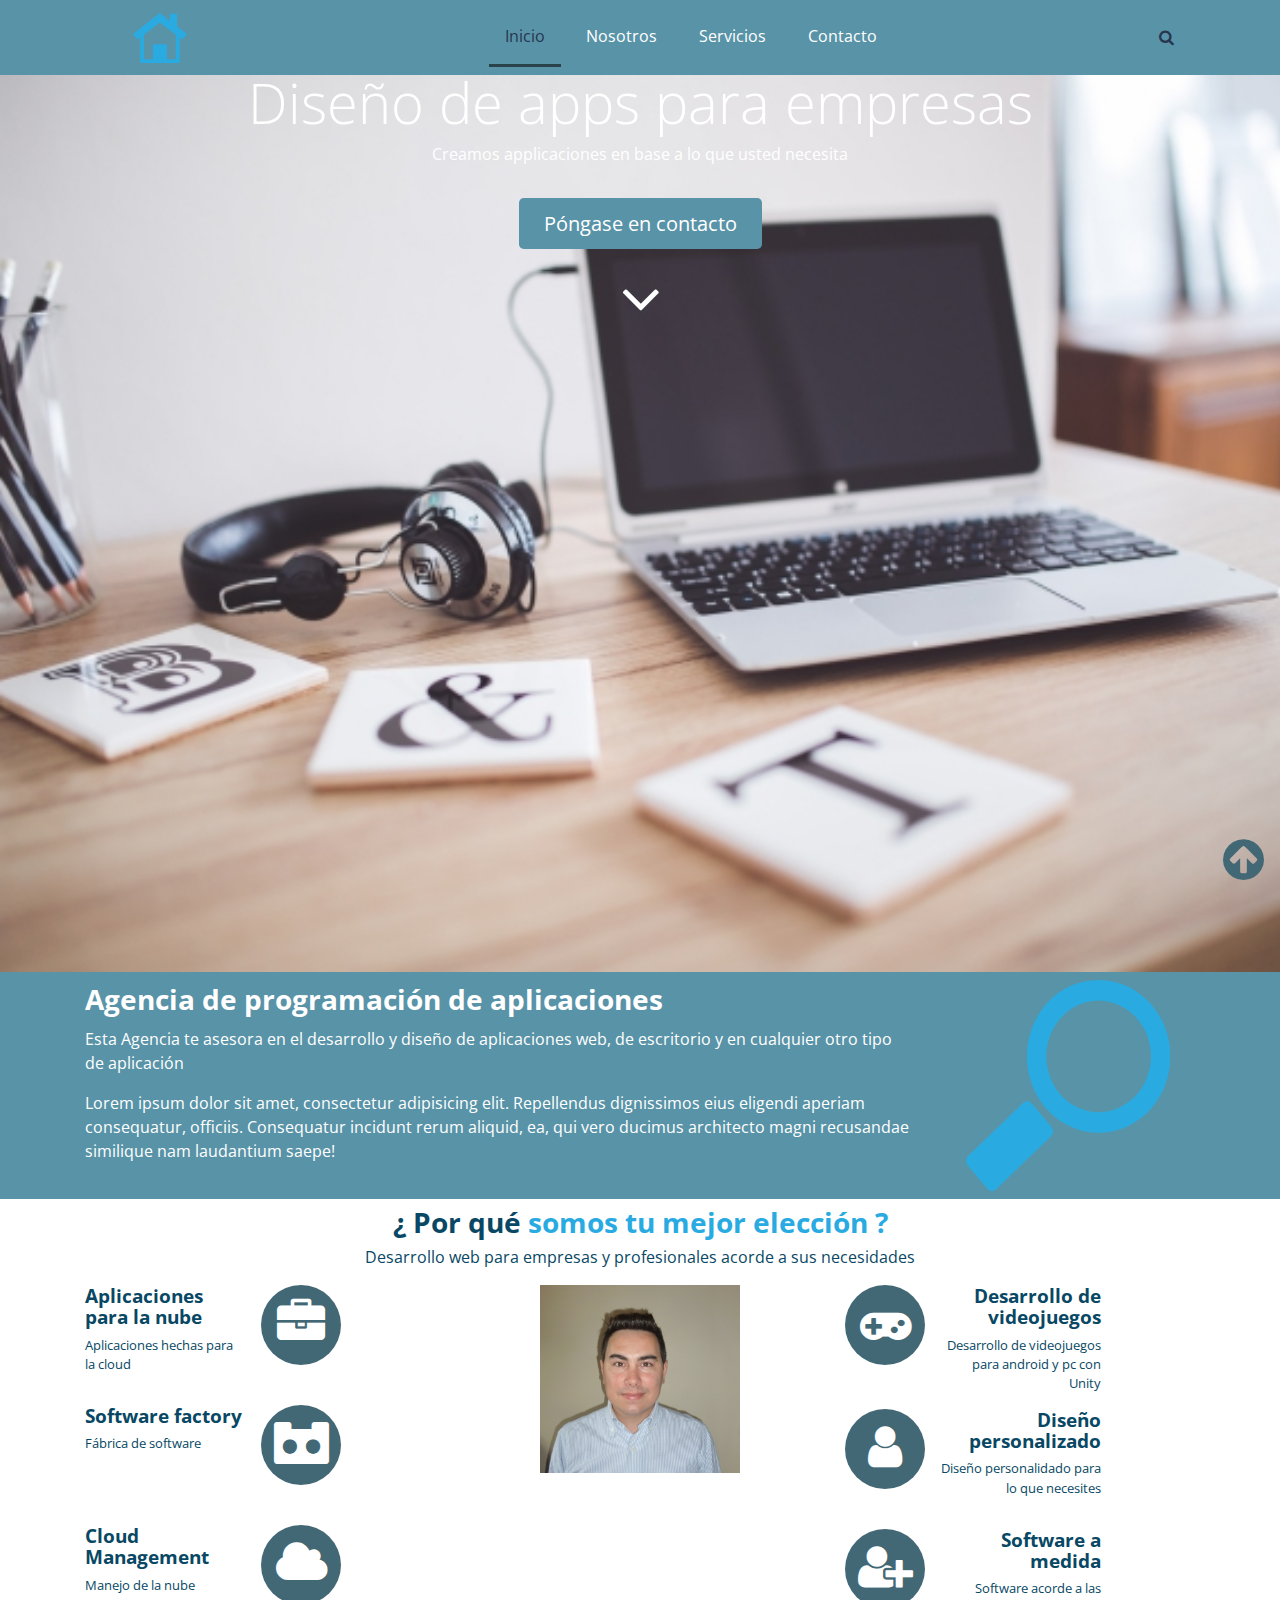
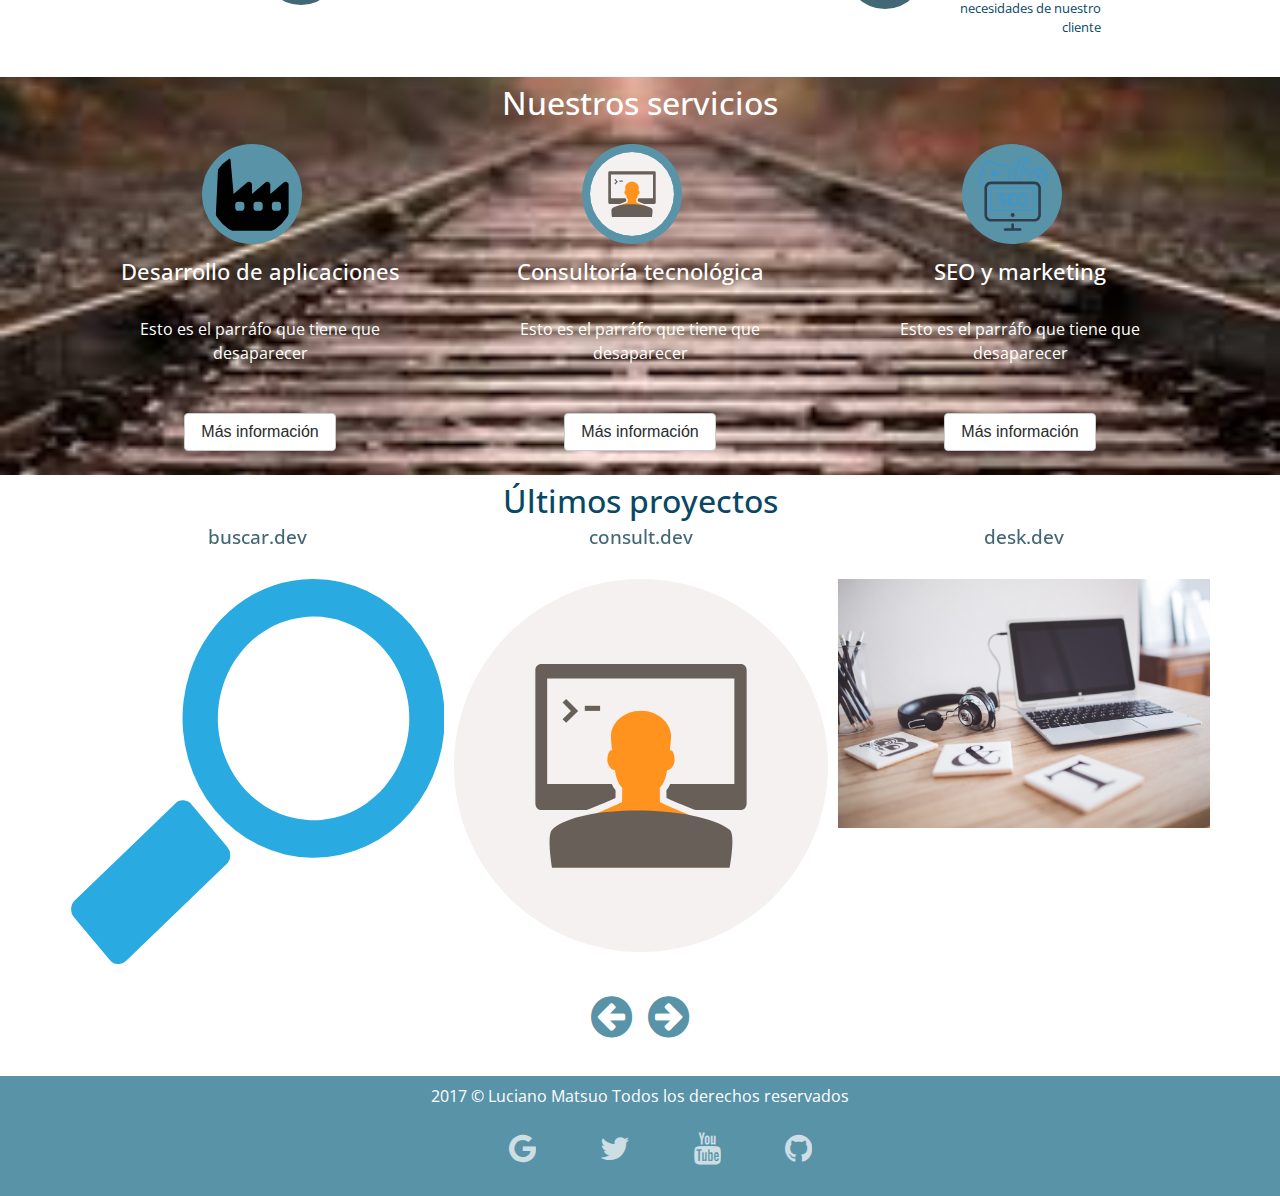
<file: index.html>
<!DOCTYPE html>
<html lang="en">

<head>
    <title>MGP Desarrollo</title>
    <meta charset="utf-8">
    <meta name="viewport" content="width=device-width, initial-scale=1, shrink-to-fit=no">

    <!-- Carga de CSS -->
    <link rel="stylesheet" href="css/bootstrap.css">
    <link rel="stylesheet" href="css/style.css">
    <!--OWL Carousel-->
    <link rel="stylesheet" href="css/owl.carousel.css">


    <!--Importamos la fuente Google Fonts Open-->
    <link href="https://fonts.googleapis.com/css?family=Open+Sans" rel="stylesheet">

    <!--Importamos font awesome para poder usar iconos en donde querramos -->
    <link rel="stylesheet" href="css/font-awesome.min.css">
</head>

<body>

    <section class="bienvenidos" id="bienvenidos">
        <header class="encabezado navbar fixed-top" role="banner">
            <div class="container">
                <a href="index.html" class="logo">
                    <img src="images/home.svg" width="300" alt="Logo del sitio">
                </a>
                <button type="button" class="boton-buscar" data-toggle="collapse" data-target="#bloque-buscar" aria-expanded="false" aria-controls="collapseExample">
                    <i class="fa fa-search" aria-hidden="true"></i>
                </button>
                <button type="button" class="boton-menu hidden-md-up" data-toggle="collapse" data-target="#menu-principal" aria-expanded="false" aria-controls="collapseExample">
                    <i class="fa fa-bars" aria-hidden="true"></i>
                </button>
                <form action="#" id="bloque-buscar" class="collapse">
                    <div class="contenedor-bloque-buscar">
                        <!--este div es para cuando se oculte o muestre el bloque, tengo que meter todo en este div para que sea mas facil hacerlo-->
                        <input type="text" placeholder="Buscar...">
                        <input type="submit" value="Buscar">
                    </div>
                    <!-- se usa así para poder mostrar y ocultar con js-->
                </form>
                <nav id="menu-principal" class="collapse">
                    <!--Menú de nav ocultada y mostrada con js-->
                    <ul>
                        <li class="active"><a href="index.html">Inicio</a></li>
                        <li><a href="nosotros.html">Nosotros</a></li>
                        <li><a href="srevicios.html">Servicios</a></li>
                        <li><a href="contacto.html">Contacto</a></li>
                    </ul>
                </nav>
            </div>
        </header>

        <div class="texto-encabezado text-center">
            <div class="container">
                <!--se agrega para que quede mejor, responsive-->
                <h1 class="display-4">Dise&ntilde;o de apps para empresas</h1>
                <p>Creamos applicaciones en base a lo que usted necesita</p>
                <a href="contacto.html" class="btn btn-info btn-lg">P&oacute;ngase en contacto</a>
            </div>
        </div>

        <div class="flecha-bajada text-center">
            <a href="#agencia"><i class="fa fa-angle-down" aria-hidden="true"></i></a>
        </div>
    </section>

    <section class="agencia py-2" id="agencia">
        <div class="container">
            <!--para que no este en el grid h2 queda afuera de .row-->
            <div class="row ">
                <div class="col-xs-12 col-md-8 col-xl-9">
                    <h2 class="h3 text-center text-md-left py-1 font-weight-bold">Agencia de programaci&oacute;n de aplicaciones</h2>
                    <p>Esta Agencia te asesora en el desarrollo y dise&ntilde;o de aplicaciones web, de escritorio y en cualquier otro tipo de aplicaci&oacute;n</p>
                    <p>Lorem ipsum dolor sit amet, consectetur adipisicing elit. Repellendus dignissimos eius eligendi aperiam consequatur, officiis. Consequatur incidunt rerum aliquid, ea, qui vero ducimus architecto magni recusandae similique nam laudantium saepe!</p>
                </div>
                <div class="col-xs-12 col-md-4 col-xl-3">
                    <img src="images/buscar2.svg" alt="">
                </div>
            </div>


        </div>
    </section>

    <section class="tu-mejor-eleccion py-2">
        <h2 class="h3 text-center font-weight-bold">¿ Por qu&eacute; <span>somos tu mejor elecci&oacute;n &#63;</span></h2>

        <div class="container">
            <p class="text-center">Desarrollo web para empresas y profesionales acorde a sus necesidades</p>

            <div class="row">
                <ul class="col-xs-6 col-sm-6 col-lg-4 text-center text-lg-left">
                    <li>
                        <i class="fa fa-briefcase" aria-hidden="true"></i>
                        <div class="contenedor-eleccion">
                            <h4>Aplicaciones para la nube</h4>
                            <p class="hidden-md-down">Aplicaciones hechas para la cloud</p>
                        </div>
                    </li>
                    <li>
                        <i class="fa fa-simplybuilt" aria-hidden="true"></i>
                        <div class="contenedor-eleccion">
                            <h4>Software factory</h4>
                            <p class="hidden-md-down">F&aacute;brica de software</p>
                        </div>
                    </li>
                    <li>
                        <i class="fa fa-cloud" aria-hidden="true"></i>
                        <div class="contenedor-eleccion">
                            <h4>Cloud Management</h4>
                            <p class="hidden-md-down">Manejo de la nube</p>
                        </div>
                    </li>
                </ul>
                <!--Acà insertamos la imagen que se oculta en vista móvil-->
                <div class="hidden-md-down col-lg-4 text-center">
                    <img class="hidden-md-down" src="images/luciano.jpg" width="200px" alt="Luciano Matsuo">
                </div>

                <ul class="col-xs-6 col-sm-6 col-lg-4 text-center text-lg-right">
                    <li>
                        <i class="fa fa-gamepad" aria-hidden="true"></i>
                        <div class="contenedor-eleccion">
                            <h4>Desarrollo de videojuegos</h4>
                            <p class="hidden-md-down">Desarrollo de videojuegos para android y pc con Unity</p>
                        </div>
                    </li>
                    <li>
                        
                        <i class="fa fa-user" aria-hidden="true"></i>
                        <div class="contenedor-eleccion">
                            <h4>Diseño personalizado</h4>
                            <p class="hidden-md-down">Dise&ntilde;o personalidado para lo que necesites</p>
                        </div>
                    </li>
                    <li>
                        <i class="fa fa-user-plus" aria-hidden="true"></i>
                        <div class="contenedor-eleccion">
                            <h4>Software a medida</h4>
                            <p class="hidden-md-down">Software acorde a las necesidades de nuestro cliente</p>
                        </div>
                    </li>
                </ul>
            </div>
        </div>
    </section>

    <main class="servicios py-2 ">

        <h2>Nuestros servicios</h2>
        <div class="container">
            <div class="row">
                <article class="col-xs-12 col-md-4 text-xs-left text-center">
                    <img src="images/factory.svg" width="100px" alt="">
                    <h3><a href="#">Desarrollo de aplicaciones</a></h3>
                    <p class="hidden-sm-down">Esto es el parráfo que tiene que desaparecer</p>
                    <button class="btn btn-secondary hidden-sm-down">M&aacute;s informaci&oacute;n</button>
                </article>
                <article class="col-xs-12 col-md-4 text-xs-left text-center">
                    <img src="images/consulting.svg" width="100px" alt="">
                    <h3><a href="#">Consultor&iacute;a tecnol&oacute;gica</a></h3>
                    <p class="hidden-sm-down">Esto es el parráfo que tiene que desaparecer</p>
                    <button class="btn btn-secondary hidden-sm-down">M&aacute;s informaci&oacute;n</button>
                </article>
                <article class="col-xs-12 col-md-4 text-xs-left text-sm-center">
                    <img src="images/marketing.svg" width="100px" alt="">
                    <h3><a href="#">SEO y marketing </a></h3>
                    <p class="hidden-sm-down">Esto es el parráfo que tiene que desaparecer</p>
                    <button class="btn btn-secondary hidden-sm-down">M&aacute;s informaci&oacute;n</button>
                </article>
            </div>
        </div>
    </main>

    <section class="ultimos-proyectos py-2">
        <div class="container">
            <h2 class="text-center ">&Uacute;ltimos proyectos</h2>
            <!--<a href="#">
                <h4>app Lima Travel</h4>
                <img src="images/lima-travel.png" width="300px" alt="app Lima Travel">
            </a>-->
            <!-- Set up your HTML -->
            <div class="owl-carousel">
                <div> 
                    <a href="#">
                        <h4>buscar.dev</h4><img src="images/buscar2.svg" alt="">
                    </a>
                </div>
                <div>
                    <a href="#"><h4>consult.dev</h4><img src="images/consulting.svg"alt=""></a>
                </div>
                <div>
                    <a href="#"><h4>desk.dev</h4><img src="images/desk2.jpg" alt=""></a>
                </div>
                <div> 
                    <a href="#"><h4>factory.dev</h4><img src="images/factory.svg" alt=""></a> 
                </div>
            </div>
        </div>
    </section>

    <footer class="pie-de-pagina py-2" role="contentinfo">
        <div class="container"><!--Siempre agregar un container a cada seccion-->
            <p>2017 &copy; Luciano Matsuo Todos los derechos reservados</p>
            <ul>
                <div class="redes-sociales">
                    <li><a class="item" href="#"><i class="fa fa-google" aria-hidden="true"></i></a></li>
                    <li><a class="item" href="#"><i class="fa fa-twitter" aria-hidden="true"></i></a></li>
                    <li><a class="item" href="#"><i class="fa fa-youtube" aria-hidden="true"></i></a></li>
                    <li><a class="item" href="#"><i class="fa fa-github" aria-hidden="true"></i></a></li>
                </div>
            </ul>
        </div>
    </footer>
    <a href="#bienvenidos" class="ir-arriba"><i class="fa fa-arrow-circle-up" aria-hidden="true"></i></a>

    <!--Cargamos los JS-->
    <script src="js/jquery-3.1.1.min.js"></script>
    <script src="js/bootstrap.js"></script>
    <script src="js/owl.carousel.js"></script>
    <script type="text/javascript">
        $('.owl-carousel').owlCarousel({
            loop: true,
            margin: 10,
            nav: true,
            navText: ['<i class="fa fa-arrow-circle-left" aria-hidden="true" title="Anterior">', '<i class="fa fa-arrow-circle-right" aria-hidden="true" title="Siguiente">'],
            autoplay: true,
            autoplayTimeout: 1000,
            autoplayHoverPause: true,
            animateOut: true,
            animateIn: true,
            autoWidth: false,
            mouseDrag: true,
            slideBy: 1,
            responsive: {
                0: {
                    items: 1
                },
                600: {
                    items: 2
                },
                1000: {
                    items: 3
                }
            }
        })

    </script>


</body>

</html>
</file>
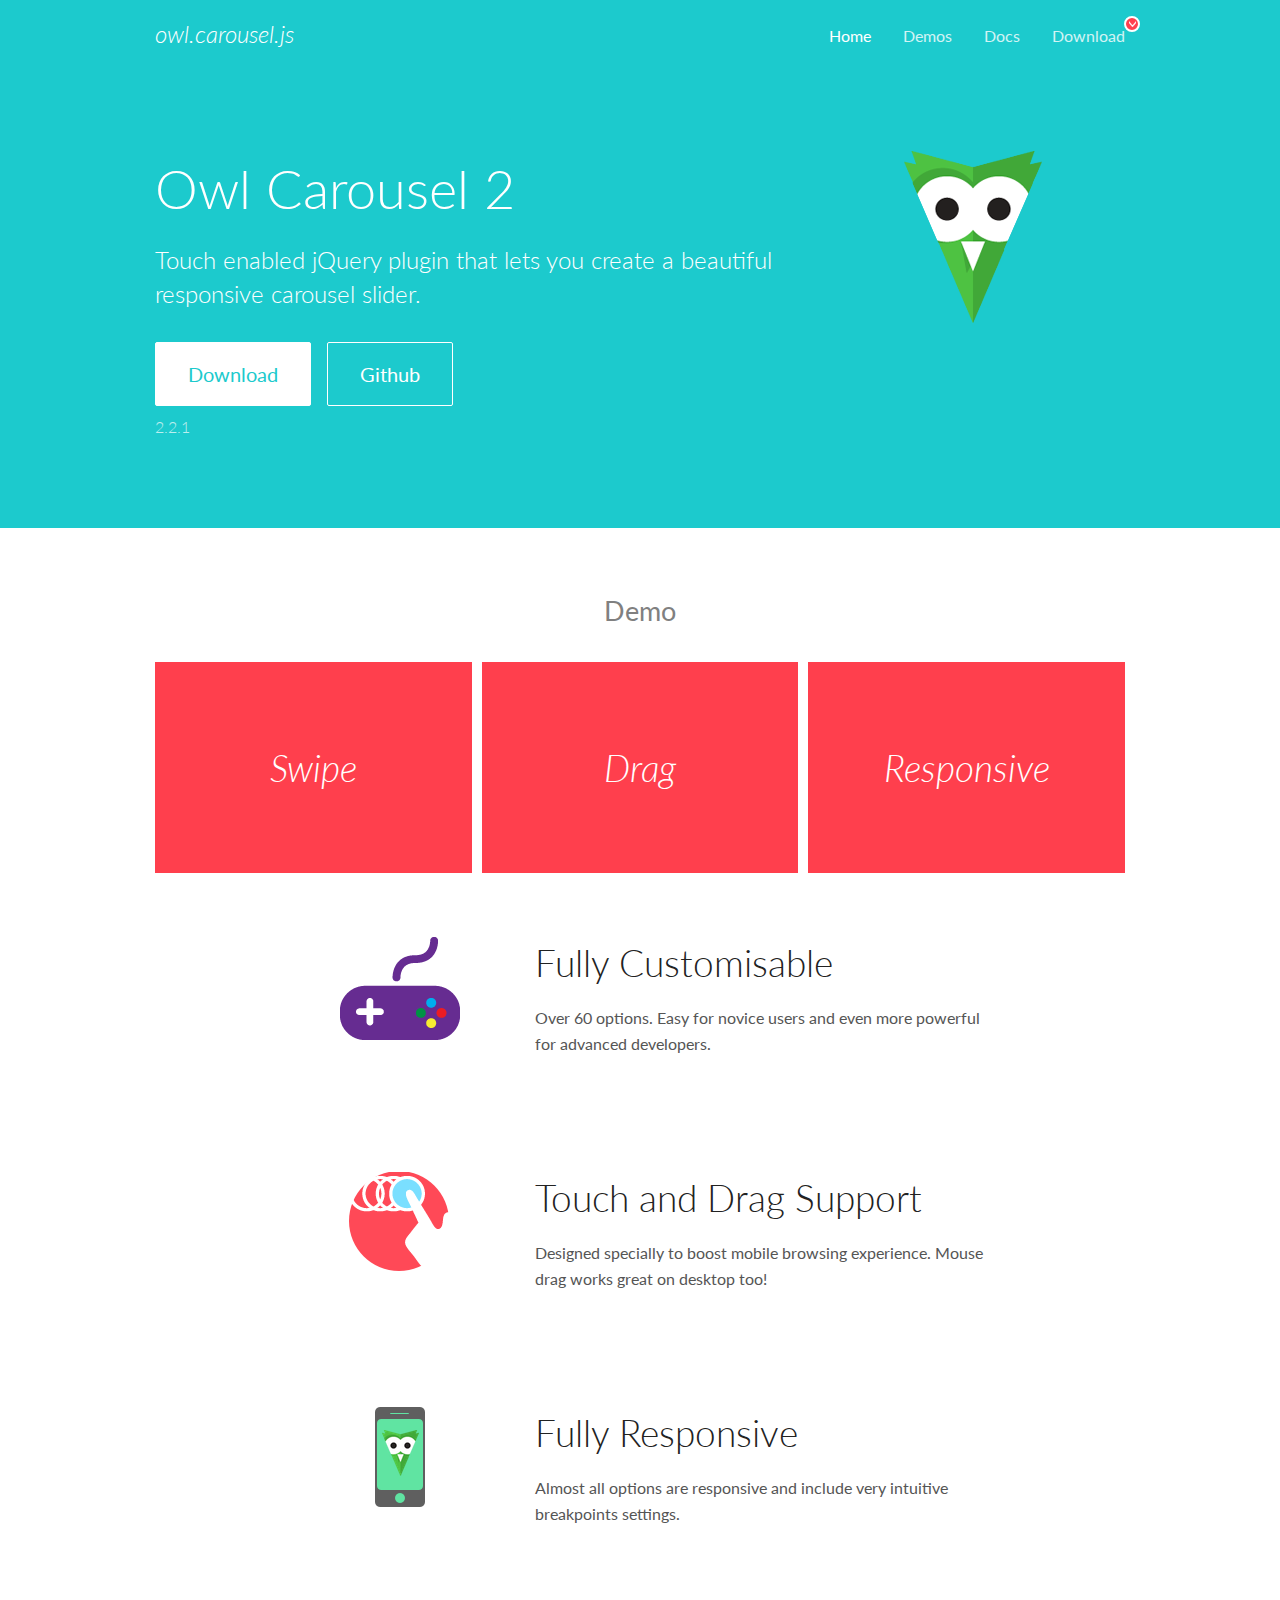
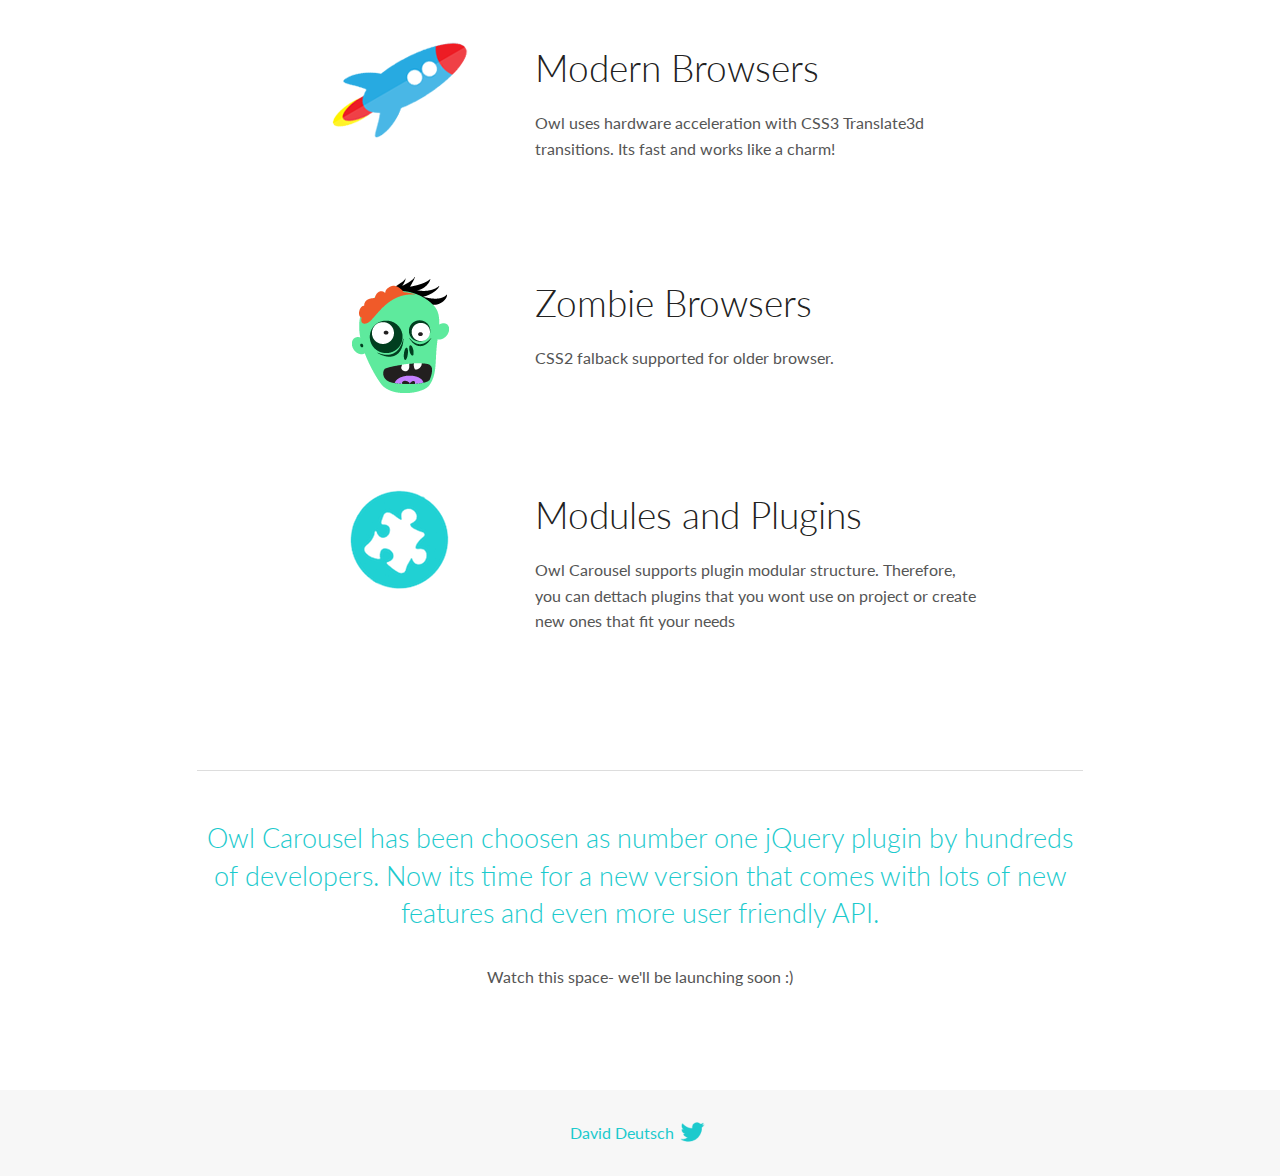
<file: OwlCarousel2-2.2.1/docs/index.html>
<!DOCTYPE html>
<html lang="en">
  <head>

    <!-- head -->
    <meta charset="utf-8">
    <meta name="msapplication-tap-highlight" content="no" />
    <meta name="viewport" content="width=device-width, initial-scale=1.0" />
    <meta name="description" content="Touch enabled jQuery plugin that lets you create beautiful responsive carousel slider.">
    <meta name="author" content="David Deutsch">
    <title>
      Home | Owl Carousel | 2.2.1
    </title>

    <!-- Stylesheets -->
    <link href='https://fonts.googleapis.com/css?family=Lato:300,400,700,400italic,300italic' rel='stylesheet' type='text/css'>
    <link rel="stylesheet" href="assets/css/docs.theme.min.css">

    <!-- Owl Stylesheets -->
    <link rel="stylesheet" href="assets/owlcarousel/assets/owl.carousel.min.css">
    <link rel="stylesheet" href="assets/owlcarousel/assets/owl.theme.default.min.css">

    <!-- HTML5 shim and Respond.js IE8 support of HTML5 elements and media queries -->

    <!--[if lt IE 9]>
      <script src="https://oss.maxcdn.com/libs/html5shiv/3.7.0/html5shiv.js"></script>
      <script src="https://oss.maxcdn.com/libs/respond.js/1.3.0/respond.min.js"></script>
    <![endif]-->

    <!-- Favicons -->
    <link rel="apple-touch-icon-precomposed" sizes="144x144" href="assets/ico/apple-touch-icon-144-precomposed.png">
    <link rel="shortcut icon" href="assets/ico/favicon.png">
    <link rel="shortcut icon" href="favicon.ico">

    <!-- Yeah i know js should not be in header. Its required for demos.-->

    <!-- javascript -->
    <script src="assets/vendors/jquery.min.js"></script>
    <script src="assets/owlcarousel/owl.carousel.js"></script>
  </head>
  <body>

    <!-- header -->
    <header class="header">
      <div class="row">
        <div class="large-12 columns">
          <div class="brand left">
            <h3>
              <a href="/OwlCarousel2/">owl.carousel.js</a> 
            </h3>
          </div>
          <a id="toggle-nav" class="right">
            <span></span> <span></span> <span></span> 
          </a> 
          <div class="nav-bar">
            <ul class="clearfix">
              <li class="active">
                <a href="/OwlCarousel2/index.html">Home</a> 
              </li>
              <li> <a href="/OwlCarousel2/demos/demos.html">Demos</a>  </li>
              <li> <a href="/OwlCarousel2/docs/started-welcome.html">Docs</a>  </li>
              <li>
                <a href="https://github.com/OwlCarousel2/OwlCarousel2/archive/2.2.1.zip">Download</a> 
                <span class="download"></span> 
              </li>
            </ul>
          </div>
        </div>
      </div>
    </header>

    <!-- home panel -->
    <section id="hero">
      <div class="row">
        <div class="large-8 medium-8 columns">
          <h1>Owl Carousel 2</h1>
          <h4>Touch enabled jQuery plugin that lets you create a beautiful responsive carousel slider.</h4>
          <a href="https://github.com/OwlCarousel2/OwlCarousel2/archive/2.2.1.zip" class="hero-button">Download</a> 
          <a href="https://github.com/OwlCarousel2/OwlCarousel2" class="hero-button outline">Github</a> 
          <p>2.2.1</p>
        </div>
        <div class="large-4 medium-4 columns">
          <img class="owl-logo" src="assets/img/owl-logo.png" alt="mr. Owl">
        </div>
      </div>
    </section>

    <!-- body -->
    <div class="home-demo">
      <div class="row">
        <div class="large-12 columns">
          <h3>Demo</h3>
          <div class="owl-carousel">
            <div class="item">
              <h2>Swipe</h2>
            </div>
            <div class="item">
              <h2>Drag</h2>
            </div>
            <div class="item">
              <h2>Responsive</h2>
            </div>
            <div class="item">
              <h2>CSS3</h2>
            </div>
            <div class="item">
              <h2>Fast</h2>
            </div>
            <div class="item">
              <h2>Easy</h2>
            </div>
            <div class="item">
              <h2>Free</h2>
            </div>
            <div class="item">
              <h2>Upgradable</h2>
            </div>
            <div class="item">
              <h2>Tons of options</h2>
            </div>
            <div class="item">
              <h2>Infinity</h2>
            </div>
            <div class="item">
              <h2>Auto Width</h2>
            </div>
          </div>
        </div>
      </div>
    </div>
    <script>
      var owl = $('.owl-carousel');
      owl.owlCarousel({
        margin: 10,
        loop: true,
        responsive: {
          0: {
            items: 1
          },
          600: {
            items: 2
          },
          1000: {
            items: 3
          }
        }
      })
    </script>

    <!-- features -->
    <div id="features">
      <div class="row">
        <div class="small-12 medium-9 small-centered columns">
          <section class="row feature">
            <div class="medium-4 small-12 columns">
              <img src="assets/img/feature-options.png" alt="">
            </div>
            <div class="medium-8 small-12 columns">
              <h2>Fully Customisable</h2>
              <p>Over 60 options. Easy for novice users and even more powerful for advanced developers.</p>
            </div>
          </section>
          <section class="row feature">
            <div class="medium-4 small-12 columns">
              <img src="assets/img/feature-drag.png" alt="">
            </div>
            <div class="medium-8 small-12 columns">
              <h2>Touch and Drag Support</h2>
              <p>Designed specially to boost mobile browsing experience. Mouse drag works great on desktop too!</p>
            </div>
          </section>
          <section class="row feature">
            <div class="medium-4 small-12 columns">
              <img src="assets/img/feature-responsive.png" alt="">
            </div>
            <div class="medium-8 small-12 columns">
              <h2>Fully Responsive</h2>
              <p>Almost all options are responsive and include very intuitive breakpoints settings.</p>
            </div>
          </section>
          <section class="row feature">
            <div class="medium-4 small-12 columns">
              <img src="assets/img/feature-modern.png" alt="">
            </div>
            <div class="medium-8 small-12 columns">
              <h2>Modern Browsers</h2>
              <p>Owl uses hardware acceleration with CSS3 Translate3d transitions. Its fast and works like a charm! </p>
            </div>
          </section>
          <section class="row feature">
            <div class="medium-4 small-12 columns">
              <img src="assets/img/feature-zombie.png" alt="">
            </div>
            <div class="medium-8 small-12 columns">
              <h2>Zombie Browsers</h2>
              <p>CSS2 falback supported for older browser.</p>
            </div>
          </section>
          <section class="row feature">
            <div class="medium-4 small-12 columns">
              <img src="assets/img/feature-module.png" alt="">
            </div>
            <div class="medium-8 small-12 columns">
              <h2>Modules and Plugins</h2>
              <p>Owl Carousel supports plugin modular structure. Therefore, you can dettach plugins that you wont use on project or create new ones that fit your needs</p>
            </div>
          </section>
        </div>
      </div>
    </div>

    <!-- footer -->
    <section id="teaser-text">
      <div class="row">
        <div class="small-12 medium-11 small-centered columns">
          <hr>
          <h3 id="owl-carousel-has-been-choosen-as-number-one-jquery-plugin-by-hundreds-of-developers-now-its-time-for-a-new-version-that-comes-with-lots-of-new-features-and-even-more-user-friendly-api-">Owl Carousel has been choosen as number one jQuery plugin by hundreds of developers. Now its time for a new version that comes with lots of new features and even more user friendly API.</h3>
          <p>Watch this space- we&#39;ll be launching soon :)</p>
        </div>
      </div>
    </section>

    <!-- footer -->
    <footer class="footer">
      <div class="row">
        <div class="large-12 columns">
          <h5>
            <a href="/OwlCarousel2/docs/support-contact.html">David Deutsch</a> 
            <a id="custom-tweet-button" href="https://twitter.com/share?url=https://github.com/OwlCarousel2/OwlCarousel2&text=Owl Carousel - This is so awesome! " target="_blank"></a> 
          </h5>
        </div>
      </div>
    </footer>

    <!-- vendors -->
    <script src="assets/vendors/highlight.js"></script>
    <script src="assets/js/app.js"></script>
  </body>
</html>
</file>
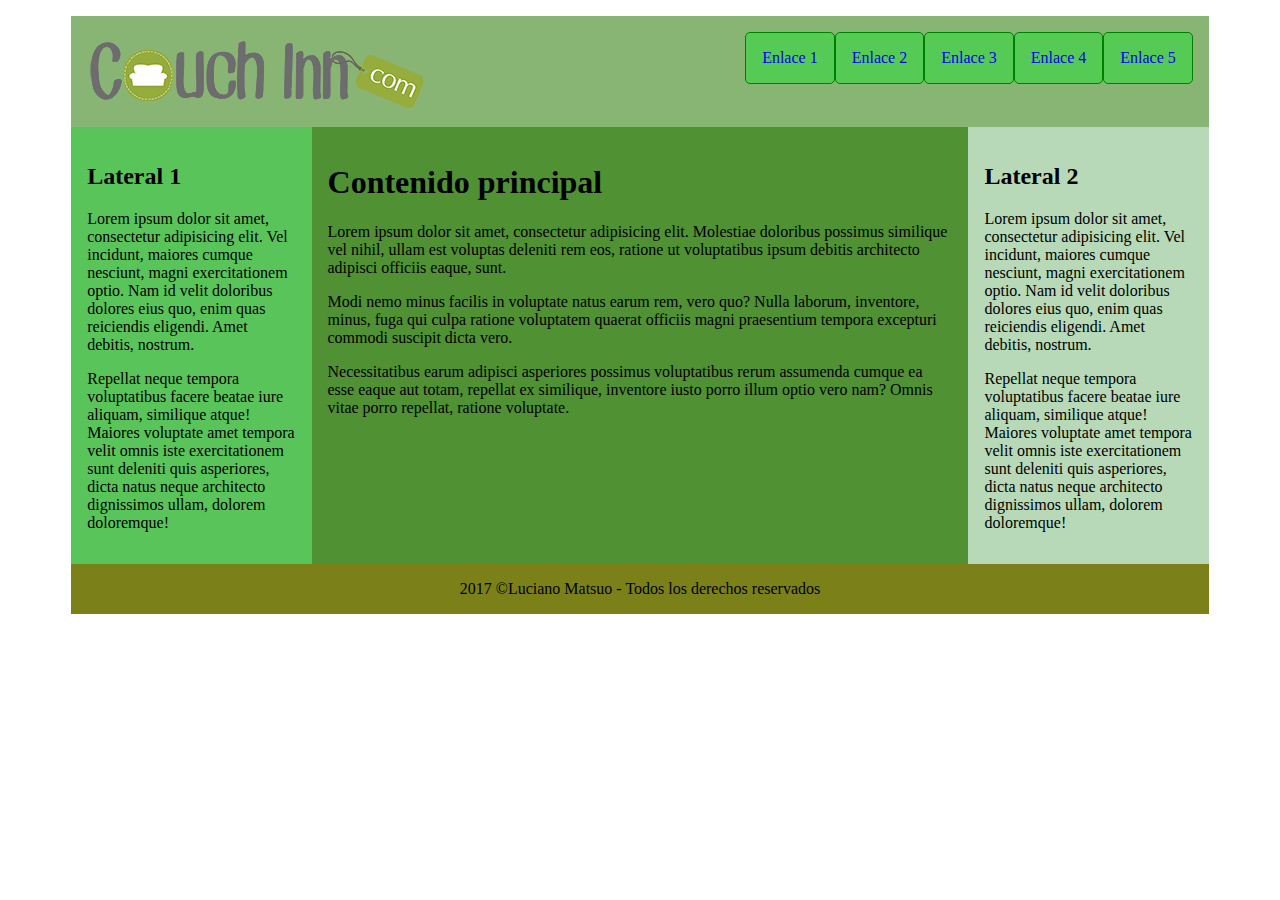
<file: flexbox-diseño.html>
<!DOCTYPE html>
<html lang="en">

<head>
    <meta charset="UTF-8">
    <meta name="viewport" content="width=device-width, user-scalable=no, initial-scale=1.0, maximum-scale=1.0, minimum-scale=1.0">
    <meta http-equiv="x-ua-compatible" content="ie-edge" />
    <!--compatibilidad para EDGE-->

    <title>Ejemplo Flexbox 3</title>
    
    <style>
        .container{
            max-width: 90%;
            margin: 1rem auto;
            display: flex;
            flex-wrap: wrap;
            flex-direction: row;
        }
        img{
            display: block;
        }
        header{
            background: rgba(45, 123, 10, 0.57);
            padding: 1rem;
            display: flex;
            flex: 1 1 100%;
            flex-wrap: wrap;
        }
        .contenido{
            background: rgba(45, 123, 10, 0.83);
            flex: 3 1 0px;
            padding: 1rem;
            order:2
        }
        .lateral-1{
            background: rgba(44, 180, 44, 0.79);
            flex: 1 1 0px;
            padding: 1rem;
            order:1
        }
        .lateral-2{
            background: rgba(31, 137, 31, 0.32);
            flex: 1 1 0px;
            padding: 1rem;
            order:3
        }
        footer{
            background: #7c8019;
            flex: 0 1 100%;
            text-align: center;
            order: 4;
            padding: 1rem;
        }
        header a{
            flex: 1 1 auto;
            
        }
        
        header nav ul{
            list-style: none;
            padding: 0;
            margin: 0;
            display: flex;
            justify-content: space-around;
            align-items: center;
        }
        header nav ul li a{
            /* deberian ser elementos en bloque y no en linea como vienen default*/
            display: block;
            background: #55cb55;
            padding: 1rem;
            margin:0 auto ;
            border-radius: 5px;
            border: 1px solid green;
            text-decoration: none;
            
        }
        
        @media (max-width: 665px){
            header, .container, .lateral-1, .lateral-2, footer{
                flex: 1 1 auto;
                flex-direction: column;   
            }
            header ul {
                flex-direction: column;
                flex: 1 1 100%;
            }
            header nav ul {
                margin: auto;
                align-items: stretch;
                text-align: center;
            }
            img{
                width: 100%;
                display: block;
                margin-bottom: 4rem;
            }
            
        }
        @media (max-width:1080px){
            
            header ul li a{
                flex: 1 1 100%;
                align-items: stretch;
            }
            img{
                flex: 0 1 100%;
            }
        }
        @media(max-width:420px){
            
        }
        
    </style>
</head>

<body>
    <div class="container">
        <header>
            <a href="#">
                <img src="images/Logonuevo.png" alt="Logo del sitio">
            </a>
            <nav>
                <ul>
                    <li><a href="#">Enlace 1</a></li>
                    <li><a href="#">Enlace 2</a></li>
                    <li><a href="#">Enlace 3</a></li>
                    <li><a href="#">Enlace 4</a></li>
                    <li><a href="#">Enlace 5</a></li>
                </ul>
            </nav>

        </header>
        
        <article class="contenido">
            <h1>Contenido principal</h1>
            <p>Lorem ipsum dolor sit amet, consectetur adipisicing elit. Molestiae doloribus possimus similique vel nihil, ullam est voluptas deleniti rem eos, ratione ut voluptatibus ipsum debitis architecto adipisci officiis eaque, sunt.</p>
            <p>Modi nemo minus facilis in voluptate natus earum rem, vero quo? Nulla laborum, inventore, minus, fuga qui culpa ratione voluptatem quaerat officiis magni praesentium tempora excepturi commodi suscipit dicta vero.</p>
            <p>Necessitatibus earum adipisci asperiores possimus voluptatibus rerum assumenda cumque ea esse eaque aut totam, repellat ex similique, inventore iusto porro illum optio vero nam? Omnis vitae porro repellat, ratione voluptate.</p>
        </article>
        <aside class="lateral-1">
            <h2>Lateral 1</h2>
            <p>Lorem ipsum dolor sit amet, consectetur adipisicing elit. Vel incidunt, maiores cumque nesciunt, magni exercitationem optio. Nam id velit doloribus dolores eius quo, enim quas reiciendis eligendi. Amet debitis, nostrum.</p>
            <p>Repellat neque tempora voluptatibus facere beatae iure aliquam, similique atque! Maiores voluptate amet tempora velit omnis iste exercitationem sunt deleniti quis asperiores, dicta natus neque architecto dignissimos ullam, dolorem doloremque!</p>
        </aside>
        <aside class="lateral-2">
            <h2>Lateral 2</h2>
            <p>Lorem ipsum dolor sit amet, consectetur adipisicing elit. Vel incidunt, maiores cumque nesciunt, magni exercitationem optio. Nam id velit doloribus dolores eius quo, enim quas reiciendis eligendi. Amet debitis, nostrum.</p>
            <p>Repellat neque tempora voluptatibus facere beatae iure aliquam, similique atque! Maiores voluptate amet tempora velit omnis iste exercitationem sunt deleniti quis asperiores, dicta natus neque architecto dignissimos ullam, dolorem doloremque!</p>
        </aside>
        
        <footer class="pie-de-pagina">
            2017  &copy;Luciano Matsuo - Todos los derechos reservados
        </footer>
    </div>
</body>

</html>
</file>
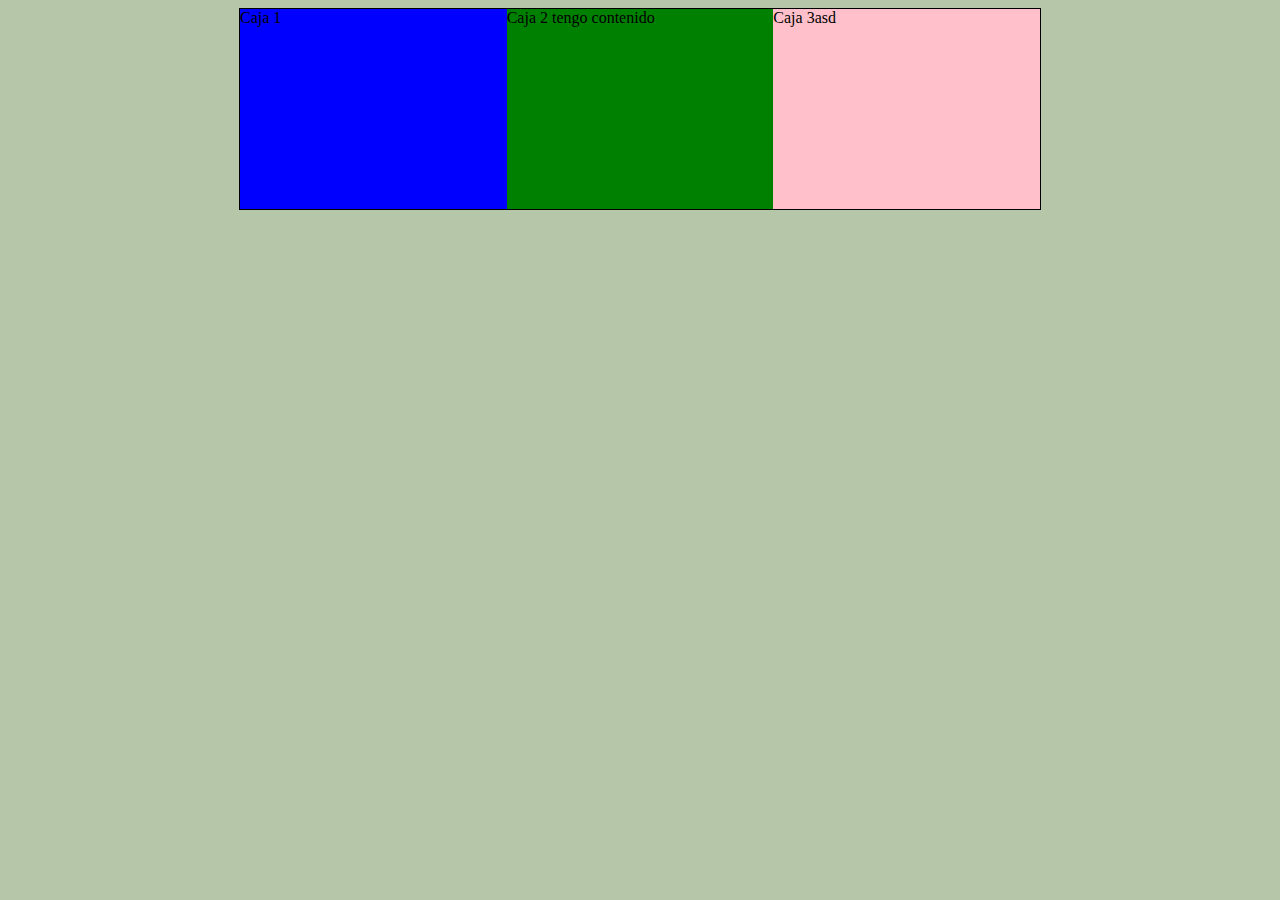
<file: flexbox.html>
<!DOCTYPE html>
<html lang="en">

<head>
    <title>Curso Bootstrap 4</title>
    <meta charset="utf-8">
    <meta name="viewport" content="width=device-width, initial-scale=1, shrink-to-fit=no">
    <style>
        body{
            display: flex;
            background: rgba(152, 178, 135, 0.72);
        }
        section{
            width: 800px;
            height: 200px;
            border: 1px solid #000;
            margin: 0 auto;
            display: flex;
            /*alinea los hijos en el eje principal definido*/
           
            
           
        }
        
        .caja1{
            background:blue;
            flex-grow: 1;
            flex-basis: 0;
            
        }
        
        .caja2{
            background:green;
            flex-grow: 1;
            flex-basis: 0;
        }
        .caja3{
            background: pink;
            flex-grow: 1;
            flex-basis: 0;
        }
    </style>

</head>

<body>
    <section>
        <article class="caja1">Caja 1</article>
        <article class="caja2">Caja 2 tengo contenido</article>
        <article class="caja3">Caja 3asd</article>
    </section>
    
</body>

</html>
</file>
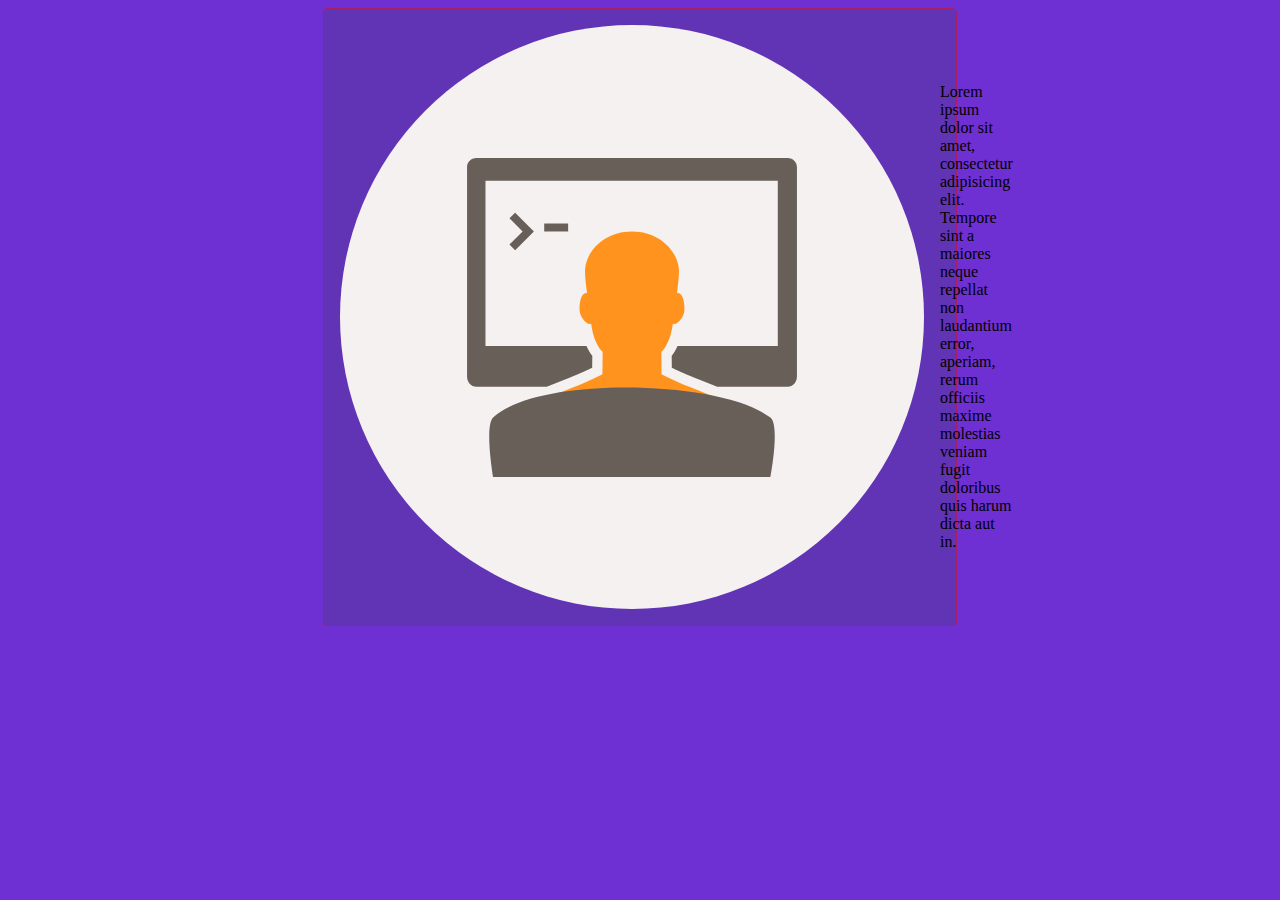
<file: flexbox2.html>
<!DOCTYPE html>
<html lang="en">
<head>
    <meta charset="UTF-8">
    <meta name="viewport" content="width=device-width, user-scalable=no, initial-scale=1.0, maximum-scale=1.0, minimum-scale=1.0">
    <title>Ejemplo Flexbox biograf&iacute;a</title>
    <style>
        body{
            background: rgb(110, 47, 211);
        }
        section{
            max-width: 600px;
            padding: 1rem;
            margin: 0 auto;
            border: 1px solid rgba(255, 0, 0, 0.44);
            border-radius: 5px;
            background: rgba(65, 65, 103, 0.28);
            display: flex;
            align-items: center;
        }
        img{
            margin-right: 1rem;
            
        }
        p{
            margin: 0;
        }
        @media (max-width:400px) {
            section{
                flex-direction: column;
            }
            img{
                margin-right: 1rem;
                flex: 0 1 200px;
                margin-bottom: 1rem;
            }
            p{
                text-align: center;
            }
        }
    </style>
</head>
<body>
   
        <section class="biografia">
            <img src="images/consulting.svg" alt="">
            <p>Lorem ipsum dolor sit amet, consectetur adipisicing elit. Tempore sint a maiores neque repellat non laudantium error, aperiam, rerum officiis maxime molestias veniam fugit doloribus quis harum dicta aut in.</p>
     
        </section>
</body>
</html>
</file>
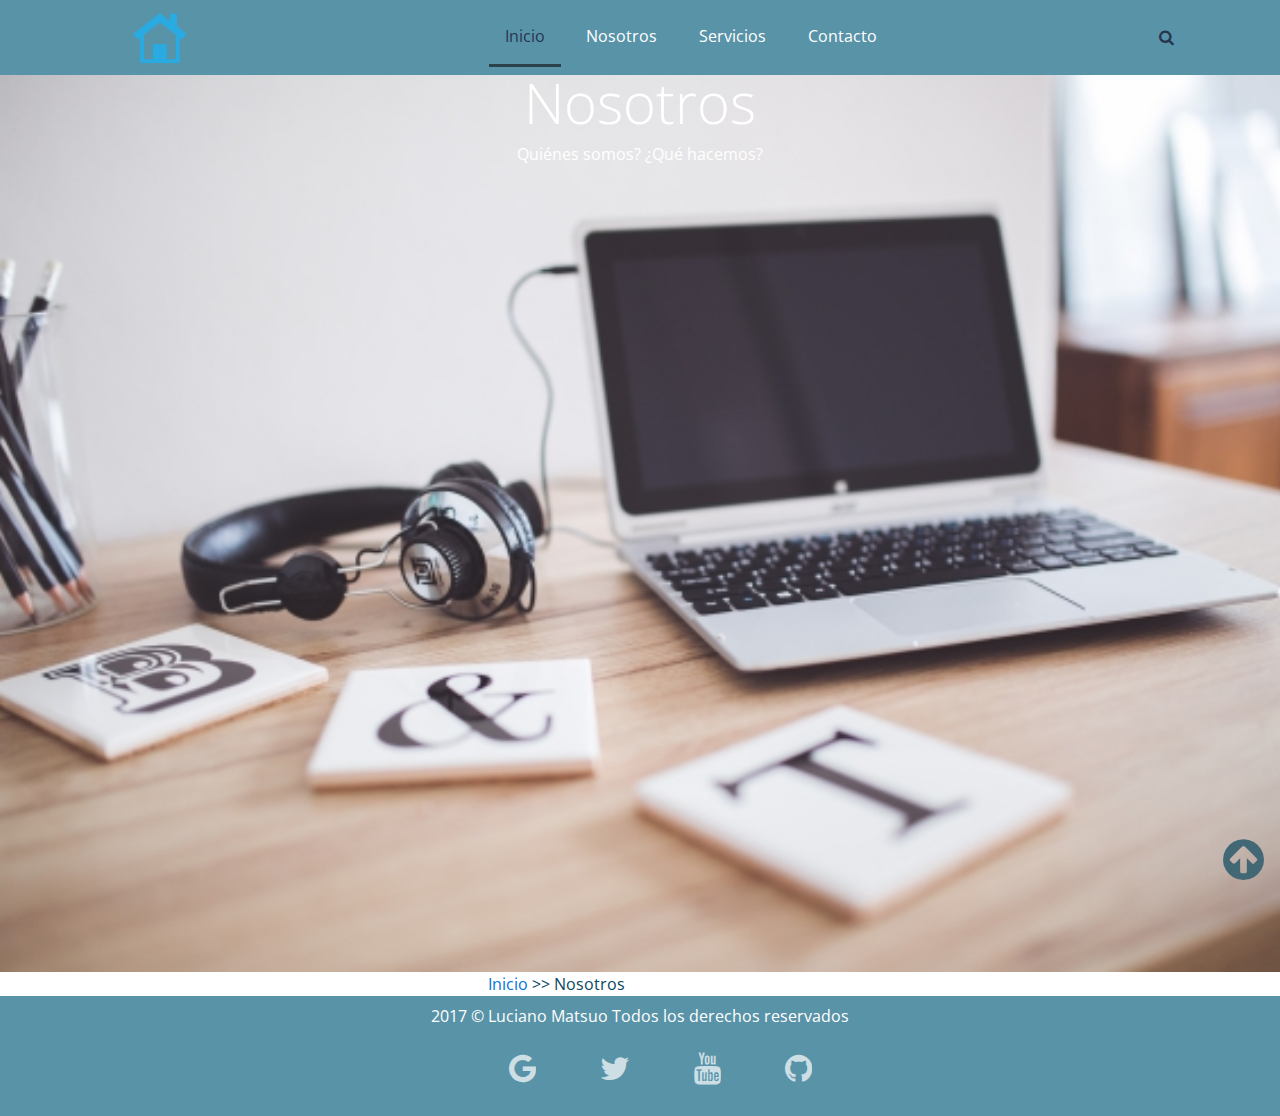
<file: nosotros.html>
<!DOCTYPE html>
<html lang="en">

<head>
    <title>Nosotros</title>
    <meta charset="utf-8">
    <meta name="viewport" content="width=device-width, initial-scale=1, shrink-to-fit=no">

    <!-- Carga de CSS -->
    <link rel="stylesheet" href="css/bootstrap.css">
    <link rel="stylesheet" href="css/style.css">


    <!--Importamos la fuente Google Fonts Open-->
    <link href="https://fonts.googleapis.com/css?family=Open+Sans" rel="stylesheet">

    <!--Importamos font awesome para poder usar iconos en donde querramos -->
    <link rel="stylesheet" href="css/font-awesome.min.css">
</head>

<body class="paginas-internas"><!--esto es para utilizar solo un style.css y modificar el estilo en diferentes páginas :D-->

    <section class="bienvenidos" id="bienvenidos">
        <header class="encabezado navbar fixed-top" role="banner">
            <div class="container">
                <a href="index.html" class="logo">
                    <img src="images/home.svg" width="300" alt="Logo del sitio">
                </a>
                <button type="button" class="boton-buscar" data-toggle="collapse" data-target="#bloque-buscar" aria-expanded="false" aria-controls="collapseExample">
                    <i class="fa fa-search" aria-hidden="true"></i>
                </button>
                <button type="button" class="boton-menu hidden-md-up" data-toggle="collapse" data-target="#menu-principal" aria-expanded="false" aria-controls="collapseExample">
                    <i class="fa fa-bars" aria-hidden="true"></i>
                </button>
                <form action="#" id="bloque-buscar" class="collapse">
                    <div class="contenedor-bloque-buscar">
                        <!--este div es para cuando se oculte o muestre el bloque, tengo que meter todo en este div para que sea mas facil hacerlo-->
                        <input type="text" placeholder="Buscar...">
                        <input type="submit" value="Buscar">
                    </div>
                    <!-- se usa así para poder mostrar y ocultar con js-->
                </form>
                <nav id="menu-principal" class="collapse">
                    <!--Menú de nav ocultada y mostrada con js-->
                    <ul>
                        <li class="active"><a href="index.html">Inicio</a></li>
                        <li><a href="nosotros.html">Nosotros</a></li>
                        <li><a href="srevicios.html">Servicios</a></li>
                        <li><a href="contacto.html">Contacto</a></li>
                    </ul>
                </nav>
            </div>
        </header>

        <div class="texto-encabezado text-center">
            <div class="container">
                <!--se agrega para que quede mejor, responsive-->
                <h1 class="display-4">Nosotros</h1>
                <p>Qui&eacute;nes somos? ¿Qu&eacute; hacemos? </p>
                
            </div>
        </div>

    </section>
    <section class="rutsa">
        <div class="container">
            <div class="row">
                <div class="col-xs-12 col-md-6 text-right text-md-right text-lg-right" >
                   <a href="index.html">Inicio</a> >> Nosotros
                </div>
             </div>
        </div>
    </section>
   

    
    <footer class="pie-de-pagina py-2" role="contentinfo">
        <div class="container"><!--Siempre agregar un container a cada seccion-->
            <p>2017 &copy; Luciano Matsuo Todos los derechos reservados</p>
            <ul>
                <div class="redes-sociales">
                    <li><a class="item" href="#"><i class="fa fa-google" aria-hidden="true"></i></a></li>
                    <li><a class="item" href="#"><i class="fa fa-twitter" aria-hidden="true"></i></a></li>
                    <li><a class="item" href="#"><i class="fa fa-youtube" aria-hidden="true"></i></a></li>
                    <li><a class="item" href="#"><i class="fa fa-github" aria-hidden="true"></i></a></li>
                </div>
            </ul>
        </div>
    </footer>
    <a href="#bienvenidos" class="ir-arriba"><i class="fa fa-arrow-circle-up" aria-hidden="true"></i></a>

    <!--Cargamos los JS-->
    <script src="js/jquery-3.1.1.min.js"></script>
    <script src="js/bootstrap.js"></script>
 

</body>

</html>
</file>
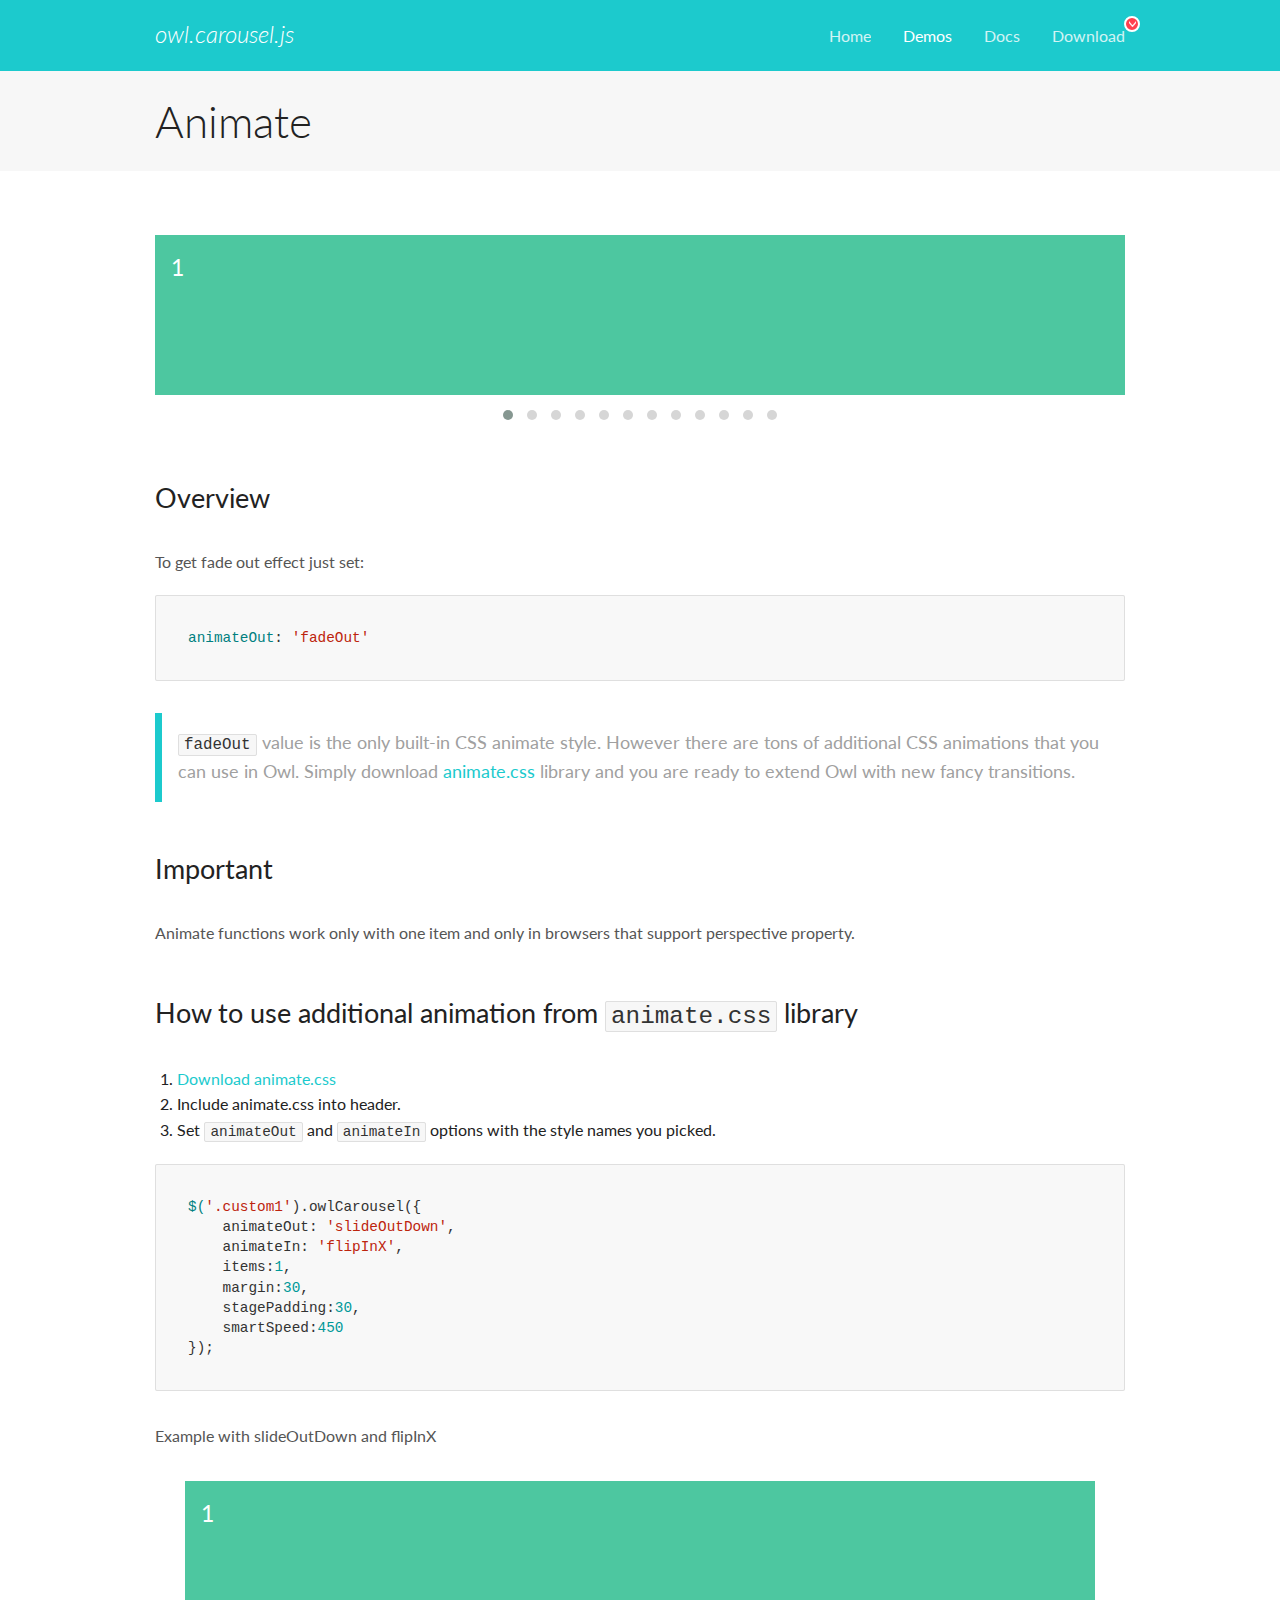
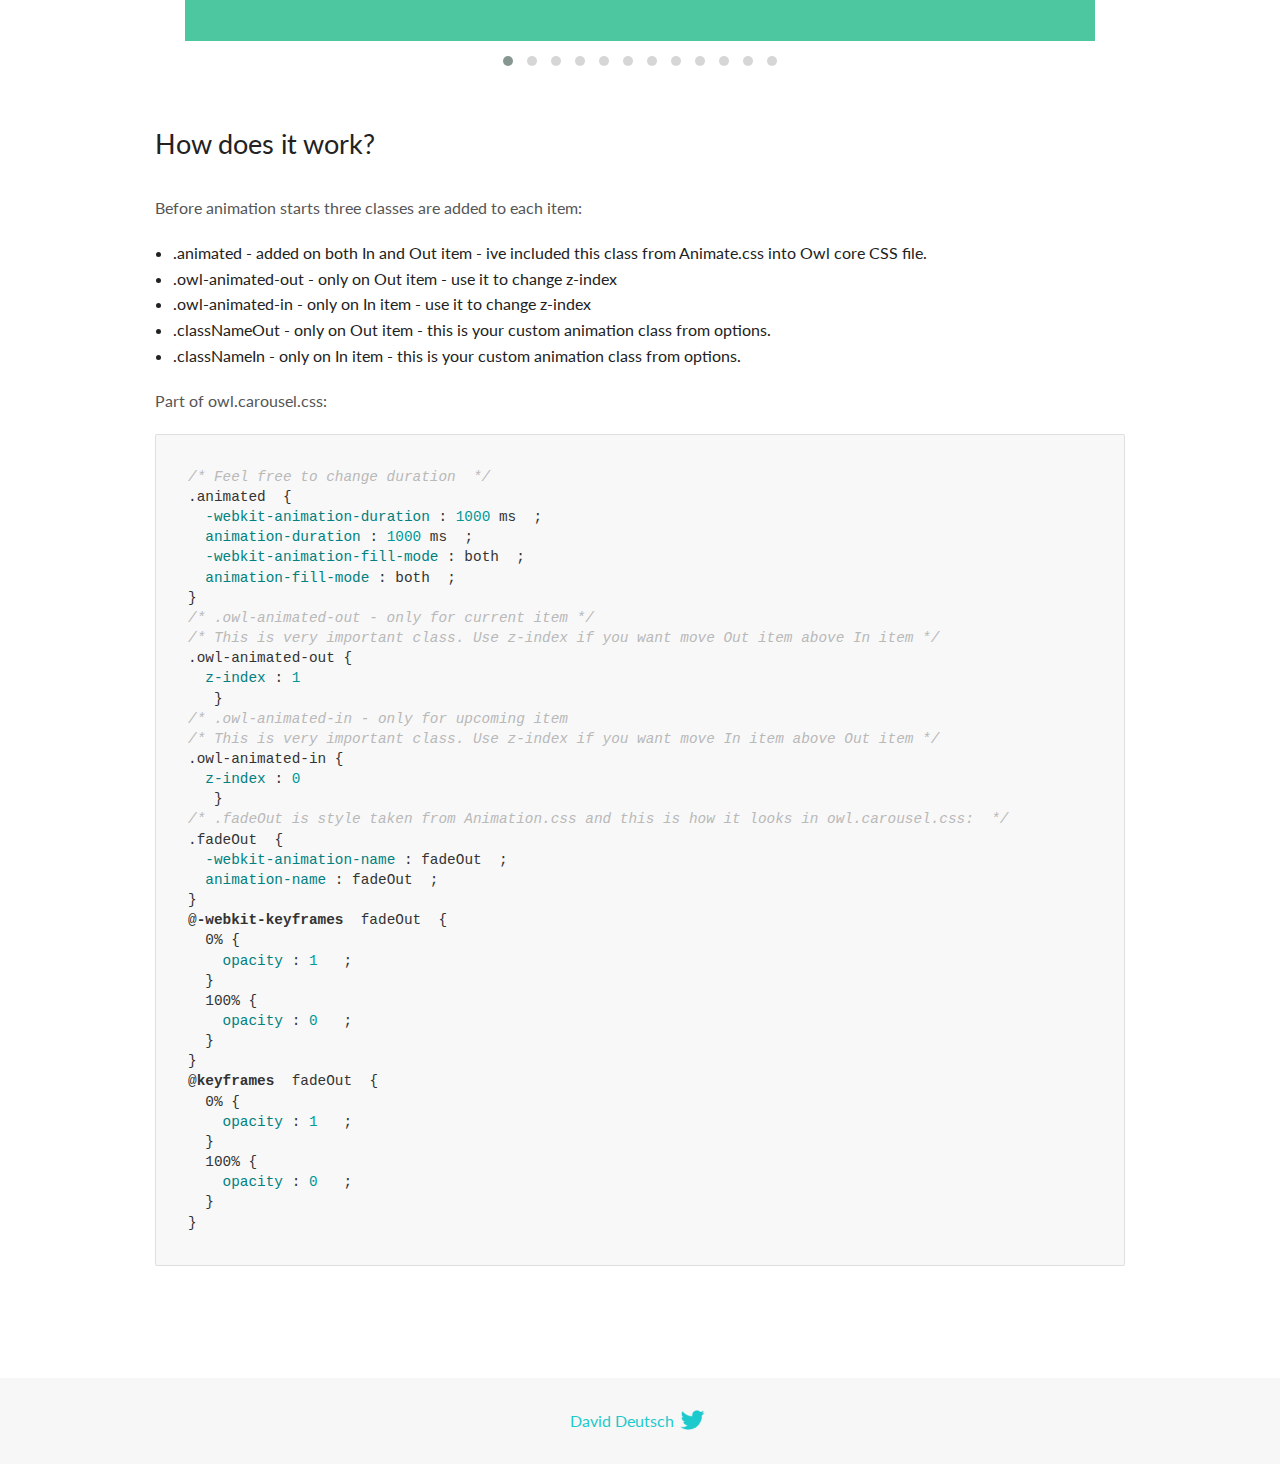
<file: OwlCarousel2-2.2.1/docs/demos/animate.html>
<!DOCTYPE html>
<html lang="en">
  <head>

    <!-- head -->
    <meta charset="utf-8">
    <meta name="msapplication-tap-highlight" content="no" />
    <meta name="viewport" content="width=device-width, initial-scale=1.0" />
    <meta name="description" content="Animate carousel">
    <meta name="author" content="David Deutsch">
    <title>
      Animate Demo | Owl Carousel | 2.2.1
    </title>

    <!-- Stylesheets -->
    <link href='https://fonts.googleapis.com/css?family=Lato:300,400,700,400italic,300italic' rel='stylesheet' type='text/css'>
    <link rel="stylesheet" href="../assets/css/docs.theme.min.css">

    <!-- Owl Stylesheets -->
    <link rel="stylesheet" href="../assets/owlcarousel/assets/owl.carousel.min.css">
    <link rel="stylesheet" href="../assets/owlcarousel/assets/owl.theme.default.min.css">

    <!-- HTML5 shim and Respond.js IE8 support of HTML5 elements and media queries -->

    <!--[if lt IE 9]>
      <script src="https://oss.maxcdn.com/libs/html5shiv/3.7.0/html5shiv.js"></script>
      <script src="https://oss.maxcdn.com/libs/respond.js/1.3.0/respond.min.js"></script>
    <![endif]-->

    <!-- Favicons -->
    <link rel="apple-touch-icon-precomposed" sizes="144x144" href="../assets/ico/apple-touch-icon-144-precomposed.png">
    <link rel="shortcut icon" href="../assets/ico/favicon.png">
    <link rel="shortcut icon" href="favicon.ico">

    <!-- Yeah i know js should not be in header. Its required for demos.-->

    <!-- javascript -->
    <script src="../assets/vendors/jquery.min.js"></script>
    <script src="../assets/owlcarousel/owl.carousel.js"></script>
  </head>
  <body>

    <!-- header -->
    <header class="header">
      <div class="row">
        <div class="large-12 columns">
          <div class="brand left">
            <h3>
              <a href="/OwlCarousel2/">owl.carousel.js</a> 
            </h3>
          </div>
          <a id="toggle-nav" class="right">
            <span></span> <span></span> <span></span> 
          </a> 
          <div class="nav-bar">
            <ul class="clearfix">
              <li> <a href="/OwlCarousel2/index.html">Home</a>  </li>
              <li class="active">
                <a href="/OwlCarousel2/demos/demos.html">Demos</a> 
              </li>
              <li> <a href="/OwlCarousel2/docs/started-welcome.html">Docs</a>  </li>
              <li>
                <a href="https://github.com/OwlCarousel2/OwlCarousel2/archive/2.2.1.zip">Download</a> 
                <span class="download"></span> 
              </li>
            </ul>
          </div>
        </div>
      </div>
    </header>

    <!-- title -->
    <section class="title">
      <div class="row">
        <div class="large-12 columns">
          <h1>Animate</h1>
        </div>
      </div>
    </section>

    <!--  Demos -->
    <section id="demos">
      <div class="row">
        <div class="large-12 columns">
          <div class="fadeOut owl-carousel owl-theme">
            <div class="item">
              <h4>1</h4>
            </div>
            <div class="item">
              <h4>2</h4>
            </div>
            <div class="item">
              <h4>3</h4>
            </div>
            <div class="item">
              <h4>4</h4>
            </div>
            <div class="item">
              <h4>5</h4>
            </div>
            <div class="item">
              <h4>6</h4>
            </div>
            <div class="item">
              <h4>7</h4>
            </div>
            <div class="item">
              <h4>8</h4>
            </div>
            <div class="item">
              <h4>9</h4>
            </div>
            <div class="item">
              <h4>10</h4>
            </div>
            <div class="item">
              <h4>11</h4>
            </div>
            <div class="item">
              <h4>12</h4>
            </div>
          </div>
          <h3 id="overview">Overview</h3>
          <p>To get fade out effect just set:</p>
          <pre><code>animateOut: &#39;fadeOut&#39;</code></pre>
          <blockquote>
            <p><code>fadeOut</code> value is the only built-in CSS animate style. However there are tons of additional CSS animations that you can use in Owl. Simply download
              <a href="https://daneden.github.io/animate.css/">animate.css</a>  library and you are ready to extend Owl with new fancy transitions.</p>
          </blockquote>
          <h3 id="important">Important</h3>
          <p>Animate functions work only with one item and only in browsers that support perspective property.</p>
          <h3 id="how-to-use-additional-animation-from-animate-css-library">How to use additional animation from <code>animate.css</code> library</h3>
          <ol>
            <li> <a href="https://daneden.github.io/animate.css/">Download animate.css</a>  </li>
            <li>Include animate.css into header.</li>
            <li>Set <code>animateOut</code> and <code>animateIn</code> options with the style names you picked.</li>
          </ol>
          <pre><code>$(&#39;.custom1&#39;).owlCarousel({
    animateOut: &#39;slideOutDown&#39;,
    animateIn: &#39;flipInX&#39;,
    items:1,
    margin:30,
    stagePadding:30,
    smartSpeed:450
});</code></pre>
          <p>Example with slideOutDown and flipInX</p>
          <div class="custom1 owl-carousel owl-theme">
            <div class="item">
              <h4>1</h4>
            </div>
            <div class="item">
              <h4>2</h4>
            </div>
            <div class="item">
              <h4>3</h4>
            </div>
            <div class="item">
              <h4>4</h4>
            </div>
            <div class="item">
              <h4>5</h4>
            </div>
            <div class="item">
              <h4>6</h4>
            </div>
            <div class="item">
              <h4>7</h4>
            </div>
            <div class="item">
              <h4>8</h4>
            </div>
            <div class="item">
              <h4>9</h4>
            </div>
            <div class="item">
              <h4>10</h4>
            </div>
            <div class="item">
              <h4>11</h4>
            </div>
            <div class="item">
              <h4>12</h4>
            </div>
          </div>
          <h3 id="how-does-it-work-">How does it work?</h3>
          <p>Before animation starts three classes are added to each item:</p>
          <ul>
            <li>.animated - added on both In and Out item - ive included this class from Animate.css into Owl core CSS file.</li>
            <li>.owl-animated-out - only on Out item - use it to change z-index</li>
            <li>.owl-animated-in - only on In item - use it to change z-index</li>
            <li>.classNameOut - only on Out item - this is your custom animation class from options.</li>
            <li>.classNameIn - only on In item - this is your custom animation class from options.</li>
          </ul>
          <p>Part of owl.carousel.css:</p>
          <pre><code class="language-css"><span class="comment">/* Feel free to change duration  */</span> 
<span class="class">.animated</span>  <span class="rules">{
  <span class="rule"><span class="attribute">-webkit-animation-duration</span> :<span class="value"> <span class="number">1000</span> ms</span> </span> ;
  <span class="rule"><span class="attribute">animation-duration</span> :<span class="value"> <span class="number">1000</span> ms</span> </span> ;
  <span class="rule"><span class="attribute">-webkit-animation-fill-mode</span> :<span class="value"> both</span> </span> ;
  <span class="rule"><span class="attribute">animation-fill-mode</span> :<span class="value"> both</span> </span> ;
<span class="rule">}</span> </span> 
<span class="comment">/* .owl-animated-out - only for current item */</span> 
<span class="comment">/* This is very important class. Use z-index if you want move Out item above In item */</span> 
<span class="class">.owl-animated-out</span> <span class="rules">{
  <span class="rule"><span class="attribute">z-index</span> :<span class="value"> <span class="number">1</span> 
</span> </span> </span> }
<span class="comment">/* .owl-animated-in - only for upcoming item
/* This is very important class. Use z-index if you want move In item above Out item */</span> 
<span class="class">.owl-animated-in</span> <span class="rules">{
  <span class="rule"><span class="attribute">z-index</span> :<span class="value"> <span class="number">0</span> 
</span> </span> </span> }
<span class="comment">/* .fadeOut is style taken from Animation.css and this is how it looks in owl.carousel.css:  */</span> 
<span class="class">.fadeOut</span>  <span class="rules">{
  <span class="rule"><span class="attribute">-webkit-animation-name</span> :<span class="value"> fadeOut</span> </span> ;
  <span class="rule"><span class="attribute">animation-name</span> :<span class="value"> fadeOut</span> </span> ;
<span class="rule">}</span> </span> 
<span class="at_rule">@<span class="keyword">-webkit-keyframes</span>  fadeOut </span> {
  0% <span class="rules">{
    <span class="rule"><span class="attribute">opacity</span> :<span class="value"> <span class="number">1</span> </span> </span> ;
  <span class="rule">}</span> </span> 
  100% <span class="rules">{
    <span class="rule"><span class="attribute">opacity</span> :<span class="value"> <span class="number">0</span> </span> </span> ;
  <span class="rule">}</span> </span> 
}
<span class="at_rule">@<span class="keyword">keyframes</span>  fadeOut </span> {
  0% <span class="rules">{
    <span class="rule"><span class="attribute">opacity</span> :<span class="value"> <span class="number">1</span> </span> </span> ;
  <span class="rule">}</span> </span> 
  100% <span class="rules">{
    <span class="rule"><span class="attribute">opacity</span> :<span class="value"> <span class="number">0</span> </span> </span> ;
  <span class="rule">}</span> </span> 
}</code></pre>
          <link rel="stylesheet" href="../assets/css/animate.css">
          <script>
            jQuery(document).ready(function($) {
              $('.fadeOut').owlCarousel({
                items: 1,
                animateOut: 'fadeOut',
                loop: true,
                margin: 10,
              });
              $('.custom1').owlCarousel({
                animateOut: 'slideOutDown',
                animateIn: 'flipInX',
                items: 1,
                margin: 30,
                stagePadding: 30,
                smartSpeed: 450
              });
            });
          </script>
        </div>
      </div>
    </section>

    <!-- footer -->
    <footer class="footer">
      <div class="row">
        <div class="large-12 columns">
          <h5>
            <a href="/OwlCarousel2/docs/support-contact.html">David Deutsch</a> 
            <a id="custom-tweet-button" href="https://twitter.com/share?url=https://github.com/OwlCarousel2/OwlCarousel2&text=Owl Carousel - This is so awesome! " target="_blank"></a> 
          </h5>
        </div>
      </div>
    </footer>

    <!-- vendors -->
    <script src="../assets/vendors/highlight.js"></script>
    <script src="../assets/js/app.js"></script>
  </body>
</html>
</file>
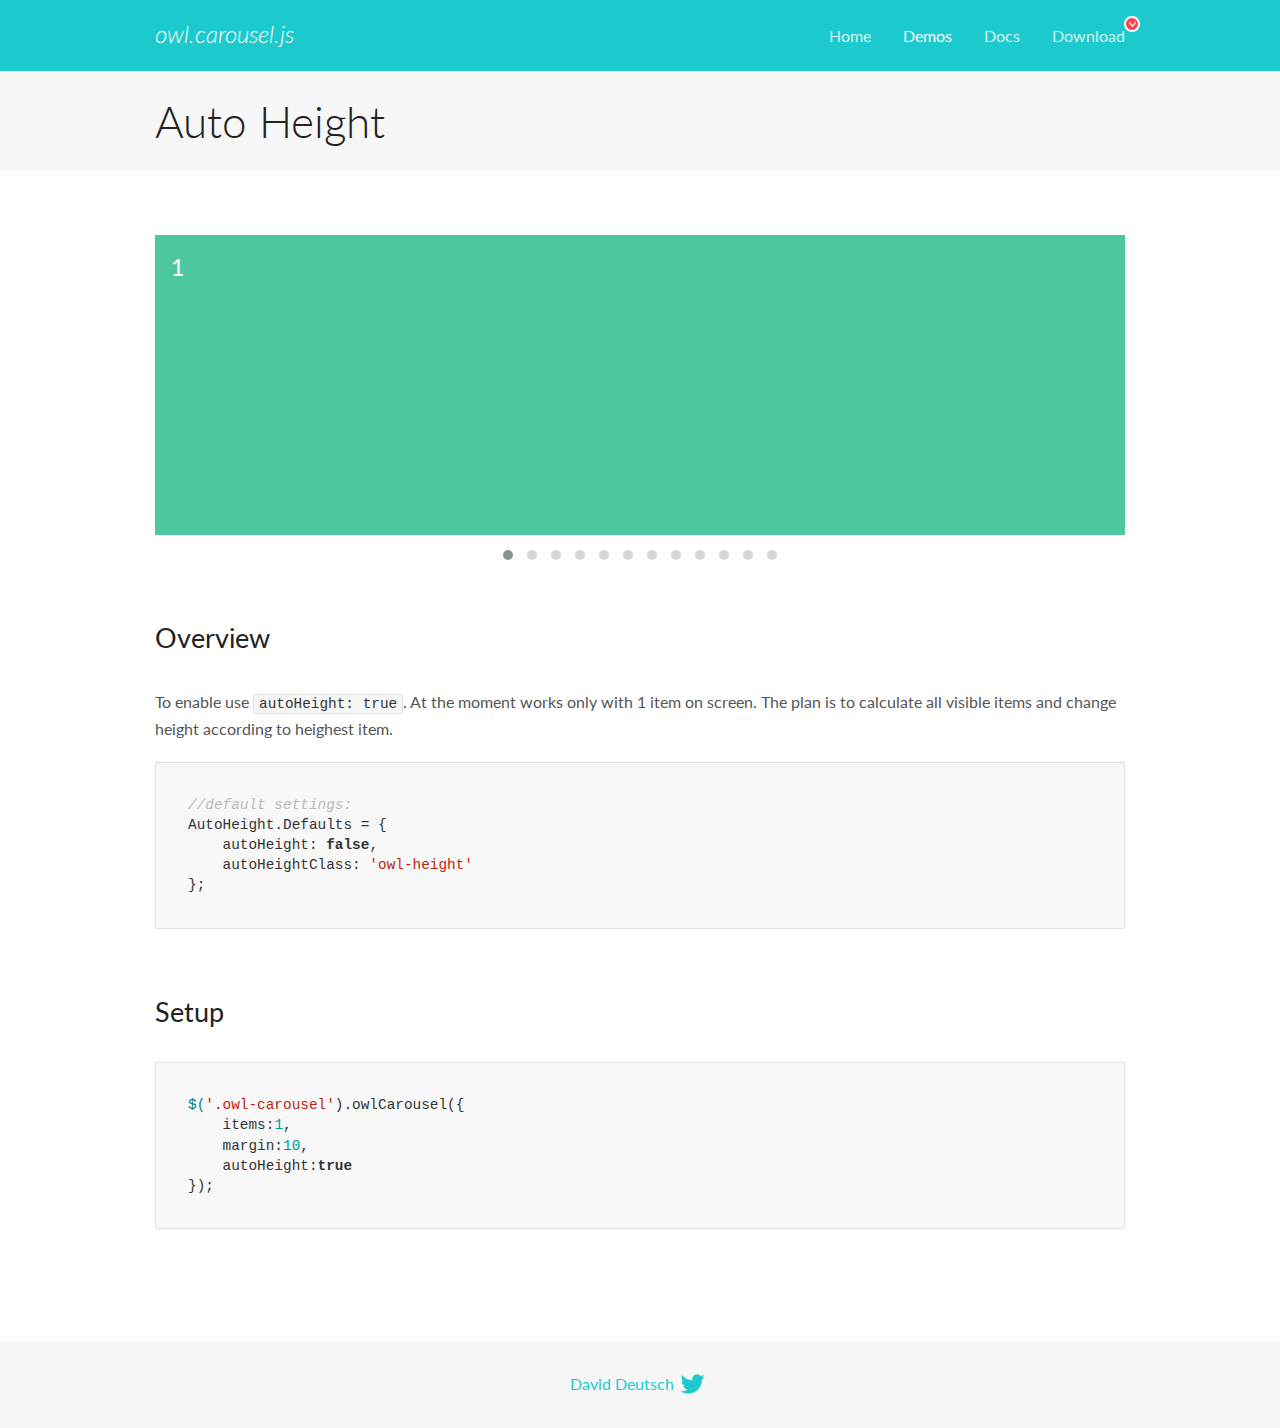
<file: OwlCarousel2-2.2.1/docs/demos/autoheight.html>
<!DOCTYPE html>
<html lang="en">
  <head>

    <!-- head -->
    <meta charset="utf-8">
    <meta name="msapplication-tap-highlight" content="no" />
    <meta name="viewport" content="width=device-width, initial-scale=1.0" />
    <meta name="description" content="autoHeight usage demo">
    <meta name="author" content="David Deutsch">
    <title>
      Auto Height Demo | Owl Carousel | 2.2.1
    </title>

    <!-- Stylesheets -->
    <link href='https://fonts.googleapis.com/css?family=Lato:300,400,700,400italic,300italic' rel='stylesheet' type='text/css'>
    <link rel="stylesheet" href="../assets/css/docs.theme.min.css">

    <!-- Owl Stylesheets -->
    <link rel="stylesheet" href="../assets/owlcarousel/assets/owl.carousel.min.css">
    <link rel="stylesheet" href="../assets/owlcarousel/assets/owl.theme.default.min.css">

    <!-- HTML5 shim and Respond.js IE8 support of HTML5 elements and media queries -->

    <!--[if lt IE 9]>
      <script src="https://oss.maxcdn.com/libs/html5shiv/3.7.0/html5shiv.js"></script>
      <script src="https://oss.maxcdn.com/libs/respond.js/1.3.0/respond.min.js"></script>
    <![endif]-->

    <!-- Favicons -->
    <link rel="apple-touch-icon-precomposed" sizes="144x144" href="../assets/ico/apple-touch-icon-144-precomposed.png">
    <link rel="shortcut icon" href="../assets/ico/favicon.png">
    <link rel="shortcut icon" href="favicon.ico">

    <!-- Yeah i know js should not be in header. Its required for demos.-->

    <!-- javascript -->
    <script src="../assets/vendors/jquery.min.js"></script>
    <script src="../assets/owlcarousel/owl.carousel.js"></script>
  </head>
  <body>

    <!-- header -->
    <header class="header">
      <div class="row">
        <div class="large-12 columns">
          <div class="brand left">
            <h3>
              <a href="/OwlCarousel2/">owl.carousel.js</a> 
            </h3>
          </div>
          <a id="toggle-nav" class="right">
            <span></span> <span></span> <span></span> 
          </a> 
          <div class="nav-bar">
            <ul class="clearfix">
              <li> <a href="/OwlCarousel2/index.html">Home</a>  </li>
              <li class="active">
                <a href="/OwlCarousel2/demos/demos.html">Demos</a> 
              </li>
              <li> <a href="/OwlCarousel2/docs/started-welcome.html">Docs</a>  </li>
              <li>
                <a href="https://github.com/OwlCarousel2/OwlCarousel2/archive/2.2.1.zip">Download</a> 
                <span class="download"></span> 
              </li>
            </ul>
          </div>
        </div>
      </div>
    </header>

    <!-- title -->
    <section class="title">
      <div class="row">
        <div class="large-12 columns">
          <h1>Auto Height</h1>
        </div>
      </div>
    </section>

    <!--  Demos -->
    <section id="demos">
      <div class="row">
        <div class="large-12 columns">
          <div class="owl-carousel owl-theme">
            <div class="item" style="height:300px">
              <h4>1</h4>
            </div>
            <div class="item" style="height:100px">
              <h4>2</h4>
            </div>
            <div class="item" style="height:500px">
              <h4>3</h4>
            </div>
            <div class="item" style="height:250px">
              <h4>4</h4>
            </div>
            <div class="item" style="height:400px">
              <h4>5</h4>
            </div>
            <div class="item" style="height:500px">
              <h4>6</h4>
            </div>
            <div class="item" style="height:600px">
              <h4>7</h4>
            </div>
            <div class="item" style="height:400px">
              <h4>8</h4>
            </div>
            <div class="item" style="height:300px">
              <h4>9</h4>
            </div>
            <div class="item" style="height:350px">
              <h4>10</h4>
            </div>
            <div class="item" style="height:200px">
              <h4>11</h4>
            </div>
            <div class="item" style="height:150px">
              <h4>12</h4>
            </div>
          </div>
          <h3 id="overview">Overview</h3>
          <p>To enable use <code>autoHeight: true</code>. At the moment works only with 1 item on screen. The plan is to calculate all visible items and change height according to heighest item.</p>
          <pre><code>//default settings:
AutoHeight.Defaults = {
    autoHeight: false,
    autoHeightClass: &#39;owl-height&#39;
};</code></pre>
          <h3 id="setup">Setup</h3>
          <pre><code>$(&#39;.owl-carousel&#39;).owlCarousel({
    items:1,
    margin:10,
    autoHeight:true
});</code></pre>
          <script>
            $(document).ready(function() {
              $('.owl-carousel').owlCarousel({
                items: 1,
                margin: 10,
                autoHeight: true
              });
            })
          </script>
        </div>
      </div>
    </section>

    <!-- footer -->
    <footer class="footer">
      <div class="row">
        <div class="large-12 columns">
          <h5>
            <a href="/OwlCarousel2/docs/support-contact.html">David Deutsch</a> 
            <a id="custom-tweet-button" href="https://twitter.com/share?url=https://github.com/OwlCarousel2/OwlCarousel2&text=Owl Carousel - This is so awesome! " target="_blank"></a> 
          </h5>
        </div>
      </div>
    </footer>

    <!-- vendors -->
    <script src="../assets/vendors/highlight.js"></script>
    <script src="../assets/js/app.js"></script>
  </body>
</html>
</file>
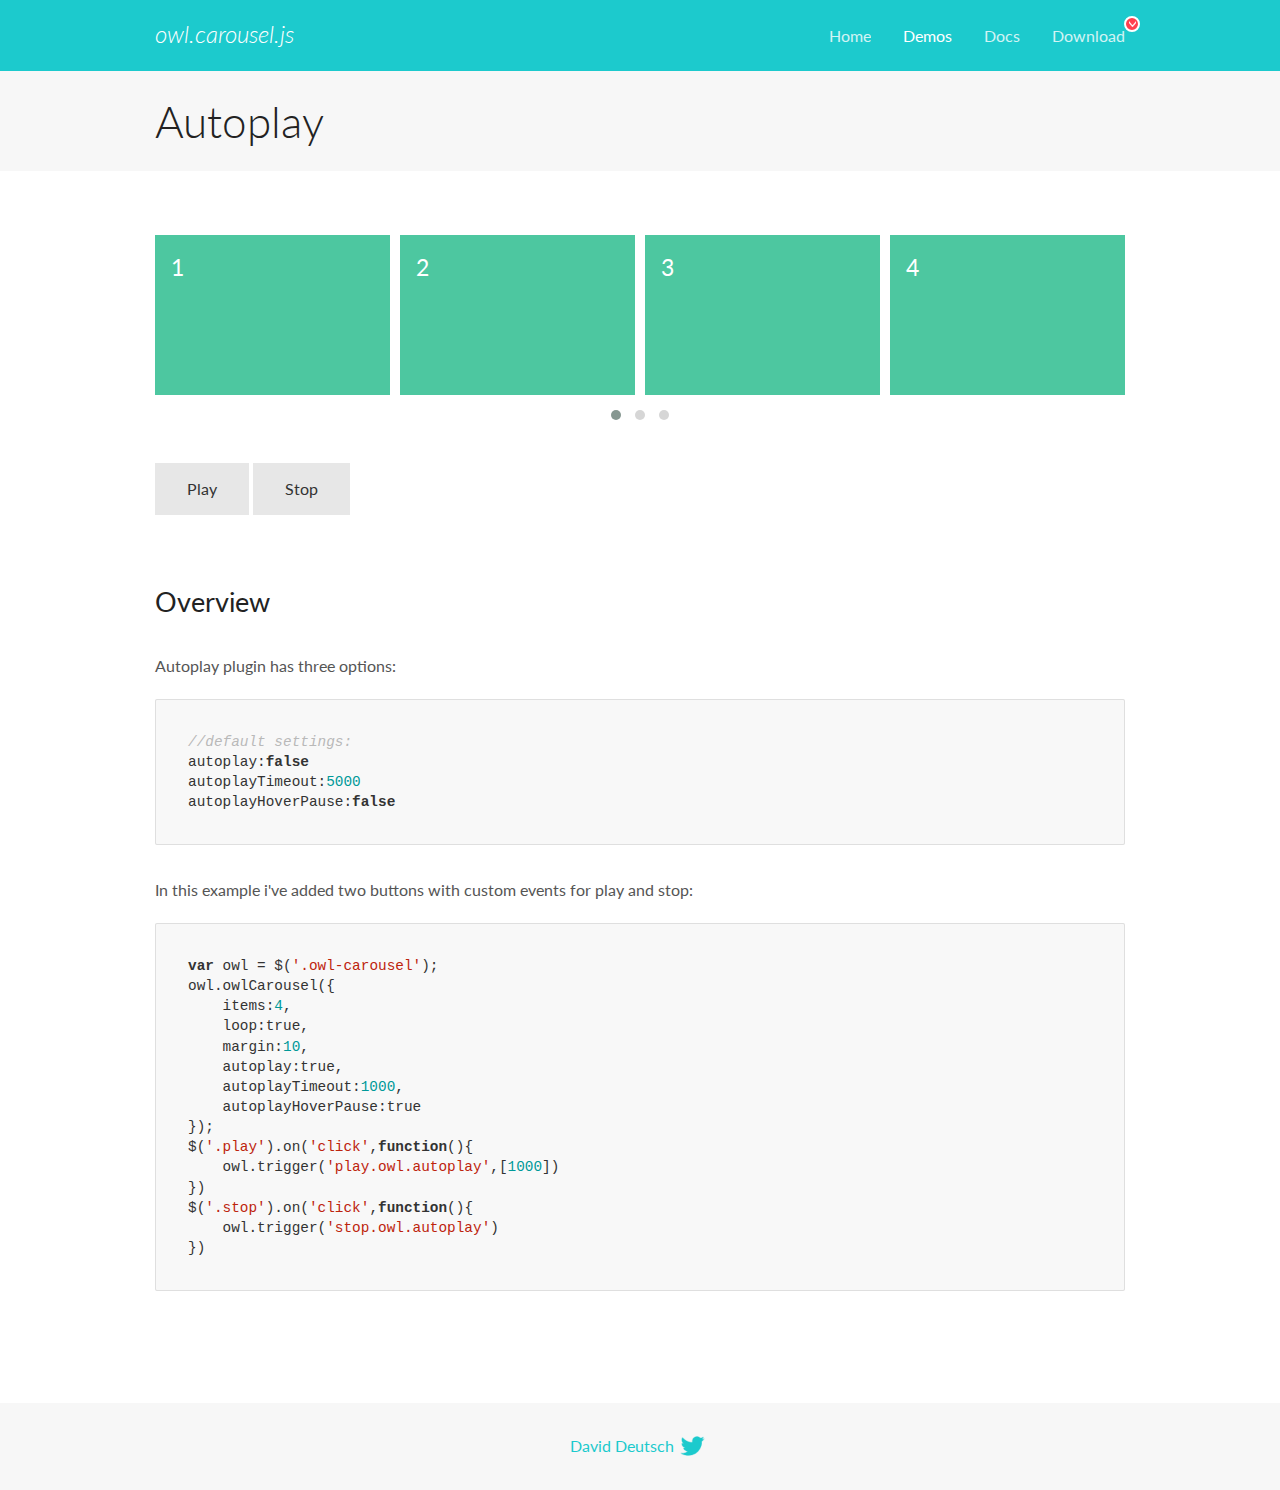
<file: OwlCarousel2-2.2.1/docs/demos/autoplay.html>
<!DOCTYPE html>
<html lang="en">
  <head>

    <!-- head -->
    <meta charset="utf-8">
    <meta name="msapplication-tap-highlight" content="no" />
    <meta name="viewport" content="width=device-width, initial-scale=1.0" />
    <meta name="description" content="Autoplay usage demo">
    <meta name="author" content="David Deutsch">
    <title>
      Autoplay Demo | Owl Carousel | 2.2.1
    </title>

    <!-- Stylesheets -->
    <link href='https://fonts.googleapis.com/css?family=Lato:300,400,700,400italic,300italic' rel='stylesheet' type='text/css'>
    <link rel="stylesheet" href="../assets/css/docs.theme.min.css">

    <!-- Owl Stylesheets -->
    <link rel="stylesheet" href="../assets/owlcarousel/assets/owl.carousel.min.css">
    <link rel="stylesheet" href="../assets/owlcarousel/assets/owl.theme.default.min.css">

    <!-- HTML5 shim and Respond.js IE8 support of HTML5 elements and media queries -->

    <!--[if lt IE 9]>
      <script src="https://oss.maxcdn.com/libs/html5shiv/3.7.0/html5shiv.js"></script>
      <script src="https://oss.maxcdn.com/libs/respond.js/1.3.0/respond.min.js"></script>
    <![endif]-->

    <!-- Favicons -->
    <link rel="apple-touch-icon-precomposed" sizes="144x144" href="../assets/ico/apple-touch-icon-144-precomposed.png">
    <link rel="shortcut icon" href="../assets/ico/favicon.png">
    <link rel="shortcut icon" href="favicon.ico">

    <!-- Yeah i know js should not be in header. Its required for demos.-->

    <!-- javascript -->
    <script src="../assets/vendors/jquery.min.js"></script>
    <script src="../assets/owlcarousel/owl.carousel.js"></script>
  </head>
  <body>

    <!-- header -->
    <header class="header">
      <div class="row">
        <div class="large-12 columns">
          <div class="brand left">
            <h3>
              <a href="/OwlCarousel2/">owl.carousel.js</a> 
            </h3>
          </div>
          <a id="toggle-nav" class="right">
            <span></span> <span></span> <span></span> 
          </a> 
          <div class="nav-bar">
            <ul class="clearfix">
              <li> <a href="/OwlCarousel2/index.html">Home</a>  </li>
              <li class="active">
                <a href="/OwlCarousel2/demos/demos.html">Demos</a> 
              </li>
              <li> <a href="/OwlCarousel2/docs/started-welcome.html">Docs</a>  </li>
              <li>
                <a href="https://github.com/OwlCarousel2/OwlCarousel2/archive/2.2.1.zip">Download</a> 
                <span class="download"></span> 
              </li>
            </ul>
          </div>
        </div>
      </div>
    </header>

    <!-- title -->
    <section class="title">
      <div class="row">
        <div class="large-12 columns">
          <h1>Autoplay</h1>
        </div>
      </div>
    </section>

    <!--  Demos -->
    <section id="demos">
      <div class="row">
        <div class="large-12 columns">
          <div class="owl-carousel owl-theme">
            <div class="item">
              <h4>1</h4>
            </div>
            <div class="item">
              <h4>2</h4>
            </div>
            <div class="item">
              <h4>3</h4>
            </div>
            <div class="item">
              <h4>4</h4>
            </div>
            <div class="item">
              <h4>5</h4>
            </div>
            <div class="item">
              <h4>6</h4>
            </div>
            <div class="item">
              <h4>7</h4>
            </div>
            <div class="item">
              <h4>8</h4>
            </div>
            <div class="item">
              <h4>9</h4>
            </div>
            <div class="item">
              <h4>10</h4>
            </div>
            <div class="item">
              <h4>11</h4>
            </div>
            <div class="item">
              <h4>12</h4>
            </div>
          </div>
          <a class="button secondary play">Play</a> 
          <a class="button secondary stop">Stop</a> 
          <h3 id="overview">Overview</h3>
          <p>Autoplay plugin has three options:</p>
          <pre><code>//default settings:
autoplay:false
autoplayTimeout:5000
autoplayHoverPause:false</code></pre>
          <p>In this example i&#39;ve added two buttons with custom events for play and stop:</p>
          <pre><code>var owl = $(&#39;.owl-carousel&#39;);
owl.owlCarousel({
    items:4,
    loop:true,
    margin:10,
    autoplay:true,
    autoplayTimeout:1000,
    autoplayHoverPause:true
});
$(&#39;.play&#39;).on(&#39;click&#39;,function(){
    owl.trigger(&#39;play.owl.autoplay&#39;,[1000])
})
$(&#39;.stop&#39;).on(&#39;click&#39;,function(){
    owl.trigger(&#39;stop.owl.autoplay&#39;)
})</code></pre>
          <script>
            $(document).ready(function() {
              var owl = $('.owl-carousel');
              owl.owlCarousel({
                items: 4,
                loop: true,
                margin: 10,
                autoplay: true,
                autoplayTimeout: 1000,
                autoplayHoverPause: true
              });
              $('.play').on('click', function() {
                owl.trigger('play.owl.autoplay', [1000])
              })
              $('.stop').on('click', function() {
                owl.trigger('stop.owl.autoplay')
              })
            })
          </script>
        </div>
      </div>
    </section>

    <!-- footer -->
    <footer class="footer">
      <div class="row">
        <div class="large-12 columns">
          <h5>
            <a href="/OwlCarousel2/docs/support-contact.html">David Deutsch</a> 
            <a id="custom-tweet-button" href="https://twitter.com/share?url=https://github.com/OwlCarousel2/OwlCarousel2&text=Owl Carousel - This is so awesome! " target="_blank"></a> 
          </h5>
        </div>
      </div>
    </footer>

    <!-- vendors -->
    <script src="../assets/vendors/highlight.js"></script>
    <script src="../assets/js/app.js"></script>
  </body>
</html>
</file>
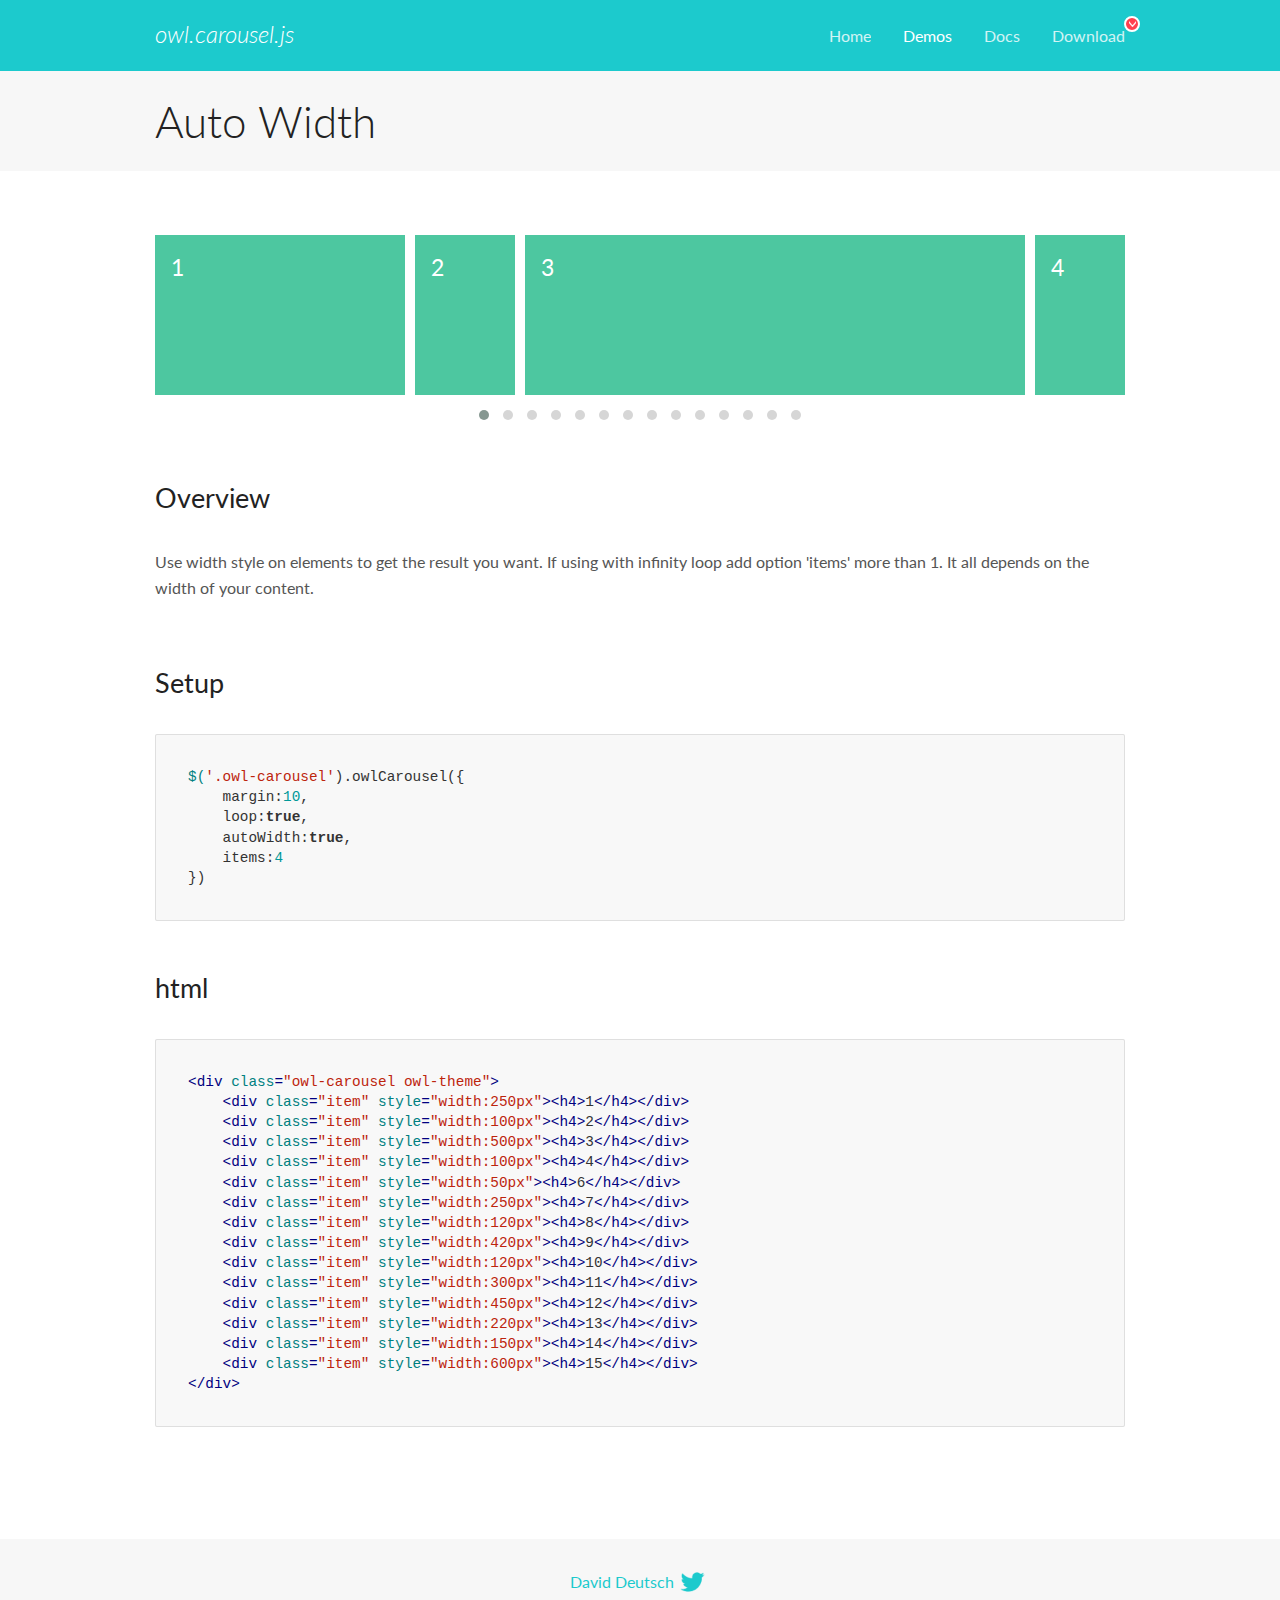
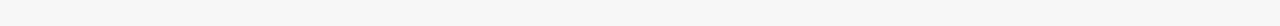
<file: OwlCarousel2-2.2.1/docs/demos/autowidth.html>
<!DOCTYPE html>
<html lang="en">
  <head>

    <!-- head -->
    <meta charset="utf-8">
    <meta name="msapplication-tap-highlight" content="no" />
    <meta name="viewport" content="width=device-width, initial-scale=1.0" />
    <meta name="description" content="Auto Width">
    <meta name="author" content="David Deutsch">
    <title>
      Auto Width Demo | Owl Carousel | 2.2.1
    </title>

    <!-- Stylesheets -->
    <link href='https://fonts.googleapis.com/css?family=Lato:300,400,700,400italic,300italic' rel='stylesheet' type='text/css'>
    <link rel="stylesheet" href="../assets/css/docs.theme.min.css">

    <!-- Owl Stylesheets -->
    <link rel="stylesheet" href="../assets/owlcarousel/assets/owl.carousel.min.css">
    <link rel="stylesheet" href="../assets/owlcarousel/assets/owl.theme.default.min.css">

    <!-- HTML5 shim and Respond.js IE8 support of HTML5 elements and media queries -->

    <!--[if lt IE 9]>
      <script src="https://oss.maxcdn.com/libs/html5shiv/3.7.0/html5shiv.js"></script>
      <script src="https://oss.maxcdn.com/libs/respond.js/1.3.0/respond.min.js"></script>
    <![endif]-->

    <!-- Favicons -->
    <link rel="apple-touch-icon-precomposed" sizes="144x144" href="../assets/ico/apple-touch-icon-144-precomposed.png">
    <link rel="shortcut icon" href="../assets/ico/favicon.png">
    <link rel="shortcut icon" href="favicon.ico">

    <!-- Yeah i know js should not be in header. Its required for demos.-->

    <!-- javascript -->
    <script src="../assets/vendors/jquery.min.js"></script>
    <script src="../assets/owlcarousel/owl.carousel.js"></script>
  </head>
  <body>

    <!-- header -->
    <header class="header">
      <div class="row">
        <div class="large-12 columns">
          <div class="brand left">
            <h3>
              <a href="/OwlCarousel2/">owl.carousel.js</a> 
            </h3>
          </div>
          <a id="toggle-nav" class="right">
            <span></span> <span></span> <span></span> 
          </a> 
          <div class="nav-bar">
            <ul class="clearfix">
              <li> <a href="/OwlCarousel2/index.html">Home</a>  </li>
              <li class="active">
                <a href="/OwlCarousel2/demos/demos.html">Demos</a> 
              </li>
              <li> <a href="/OwlCarousel2/docs/started-welcome.html">Docs</a>  </li>
              <li>
                <a href="https://github.com/OwlCarousel2/OwlCarousel2/archive/2.2.1.zip">Download</a> 
                <span class="download"></span> 
              </li>
            </ul>
          </div>
        </div>
      </div>
    </header>

    <!-- title -->
    <section class="title">
      <div class="row">
        <div class="large-12 columns">
          <h1>Auto Width</h1>
        </div>
      </div>
    </section>

    <!--  Demos -->
    <section id="demos">
      <div class="row">
        <div class="large-12 columns">
          <div class="owl-carousel owl-theme">
            <div class="item" style="width:250px">
              <h4>1</h4>
            </div>
            <div class="item" style="width:100px">
              <h4>2</h4>
            </div>
            <div class="item" style="width:500px">
              <h4>3</h4>
            </div>
            <div class="item" style="width:100px">
              <h4>4</h4>
            </div>
            <div class="item" style="width:50px">
              <h4>6</h4>
            </div>
            <div class="item" style="width:250px">
              <h4>7</h4>
            </div>
            <div class="item" style="width:120px">
              <h4>8</h4>
            </div>
            <div class="item" style="width:420px">
              <h4>9</h4>
            </div>
            <div class="item" style="width:120px">
              <h4>10</h4>
            </div>
            <div class="item" style="width:300px">
              <h4>11</h4>
            </div>
            <div class="item" style="width:450px">
              <h4>12</h4>
            </div>
            <div class="item" style="width:220px">
              <h4>13</h4>
            </div>
            <div class="item" style="width:150px">
              <h4>14</h4>
            </div>
            <div class="item" style="width:600px">
              <h4>15</h4>
            </div>
          </div>
          <h3 id="overview">Overview</h3>
          <p>Use width style on elements to get the result you want. If using with infinity loop add option &#39;items&#39; more than 1. It all depends on the width of your content.</p>
          <h3 id="setup">Setup</h3>
          <pre><code>$(&#39;.owl-carousel&#39;).owlCarousel({
    margin:10,
    loop:true,
    autoWidth:true,
    items:4
})</code></pre>
          <h3 id="html">html</h3>
          <pre><code>&lt;div class=&quot;owl-carousel owl-theme&quot;&gt;
    &lt;div class=&quot;item&quot; style=&quot;width:250px&quot;&gt;&lt;h4&gt;1&lt;/h4&gt;&lt;/div&gt;
    &lt;div class=&quot;item&quot; style=&quot;width:100px&quot;&gt;&lt;h4&gt;2&lt;/h4&gt;&lt;/div&gt;
    &lt;div class=&quot;item&quot; style=&quot;width:500px&quot;&gt;&lt;h4&gt;3&lt;/h4&gt;&lt;/div&gt;
    &lt;div class=&quot;item&quot; style=&quot;width:100px&quot;&gt;&lt;h4&gt;4&lt;/h4&gt;&lt;/div&gt;
    &lt;div class=&quot;item&quot; style=&quot;width:50px&quot;&gt;&lt;h4&gt;6&lt;/h4&gt;&lt;/div&gt;
    &lt;div class=&quot;item&quot; style=&quot;width:250px&quot;&gt;&lt;h4&gt;7&lt;/h4&gt;&lt;/div&gt;
    &lt;div class=&quot;item&quot; style=&quot;width:120px&quot;&gt;&lt;h4&gt;8&lt;/h4&gt;&lt;/div&gt;
    &lt;div class=&quot;item&quot; style=&quot;width:420px&quot;&gt;&lt;h4&gt;9&lt;/h4&gt;&lt;/div&gt;
    &lt;div class=&quot;item&quot; style=&quot;width:120px&quot;&gt;&lt;h4&gt;10&lt;/h4&gt;&lt;/div&gt;
    &lt;div class=&quot;item&quot; style=&quot;width:300px&quot;&gt;&lt;h4&gt;11&lt;/h4&gt;&lt;/div&gt;
    &lt;div class=&quot;item&quot; style=&quot;width:450px&quot;&gt;&lt;h4&gt;12&lt;/h4&gt;&lt;/div&gt;
    &lt;div class=&quot;item&quot; style=&quot;width:220px&quot;&gt;&lt;h4&gt;13&lt;/h4&gt;&lt;/div&gt;
    &lt;div class=&quot;item&quot; style=&quot;width:150px&quot;&gt;&lt;h4&gt;14&lt;/h4&gt;&lt;/div&gt;
    &lt;div class=&quot;item&quot; style=&quot;width:600px&quot;&gt;&lt;h4&gt;15&lt;/h4&gt;&lt;/div&gt;
&lt;/div&gt;</code></pre>
          <script>
            $(document).ready(function() {
              $('.owl-carousel').owlCarousel({
                margin: 10,
                loop: true,
                autoWidth: true,
                items: 4
              })
            })
          </script>
        </div>
      </div>
    </section>

    <!-- footer -->
    <footer class="footer">
      <div class="row">
        <div class="large-12 columns">
          <h5>
            <a href="/OwlCarousel2/docs/support-contact.html">David Deutsch</a> 
            <a id="custom-tweet-button" href="https://twitter.com/share?url=https://github.com/OwlCarousel2/OwlCarousel2&text=Owl Carousel - This is so awesome! " target="_blank"></a> 
          </h5>
        </div>
      </div>
    </footer>

    <!-- vendors -->
    <script src="../assets/vendors/highlight.js"></script>
    <script src="../assets/js/app.js"></script>
  </body>
</html>
</file>
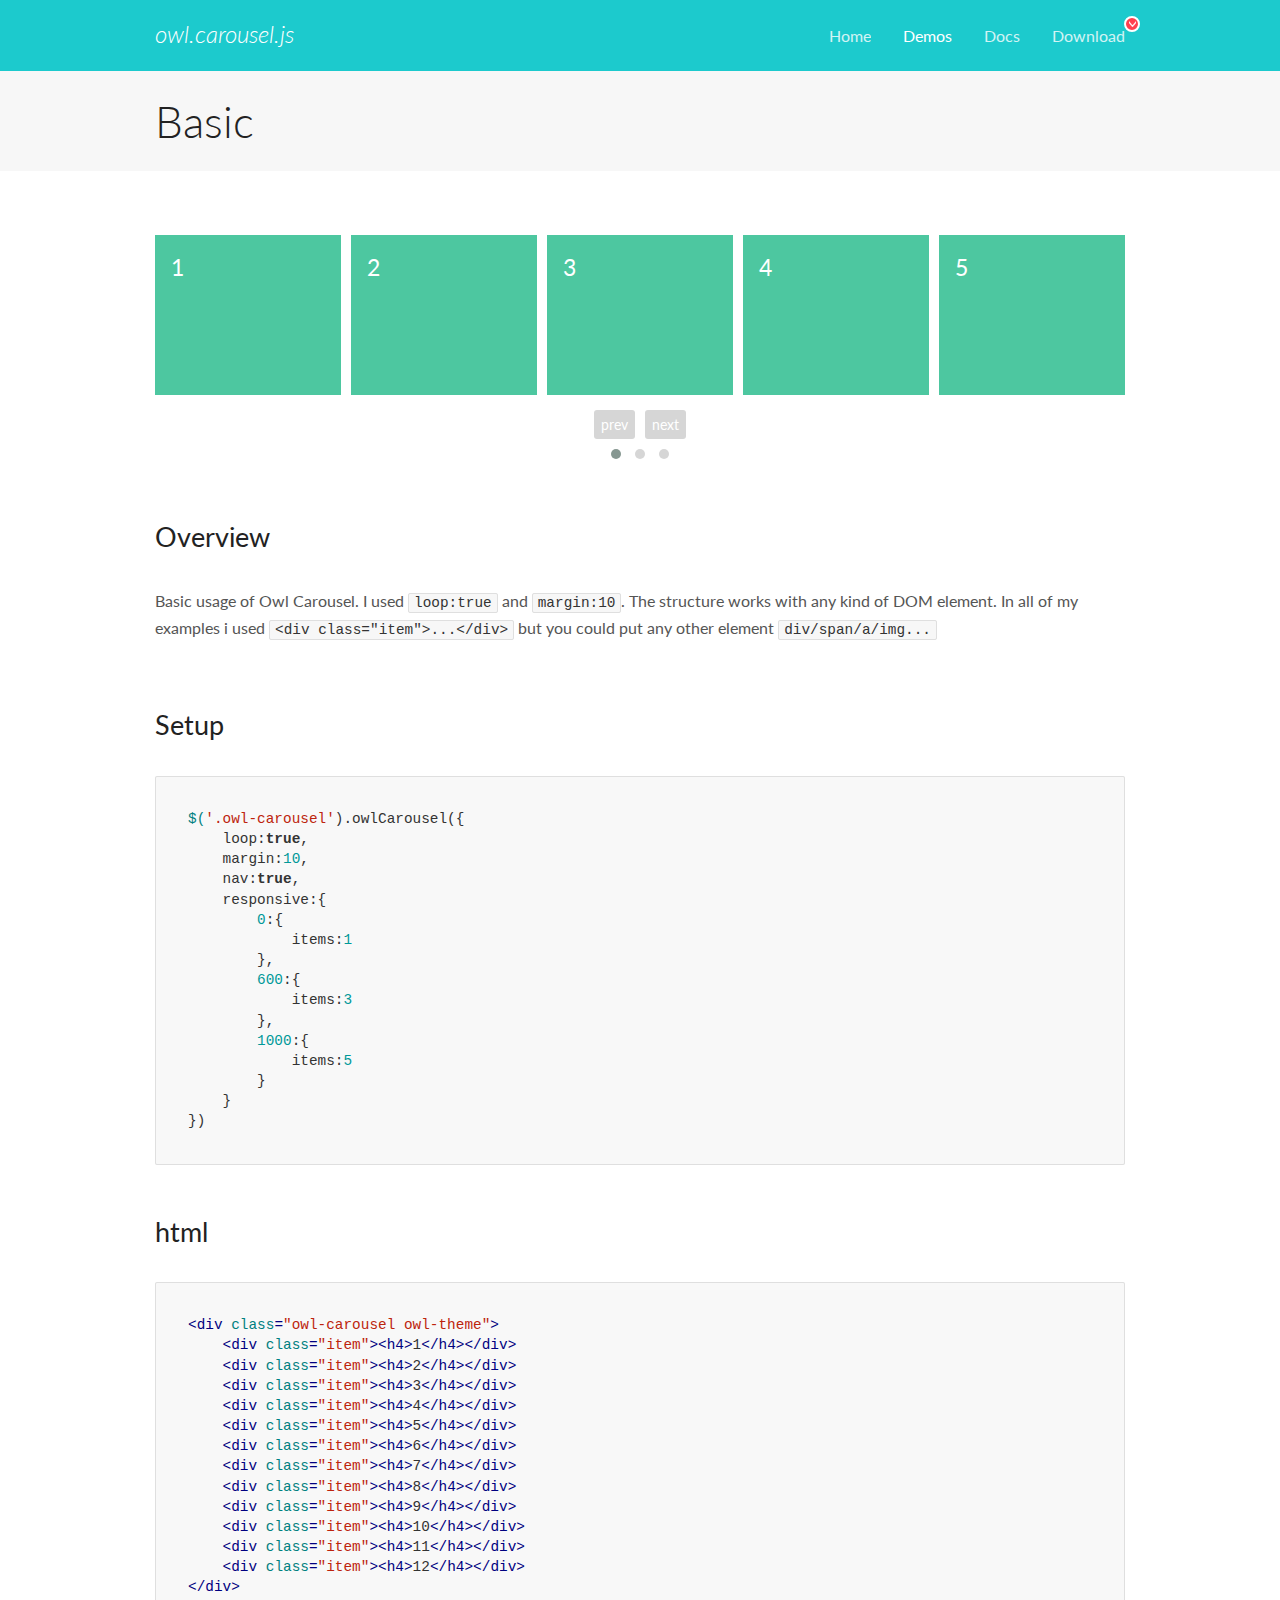
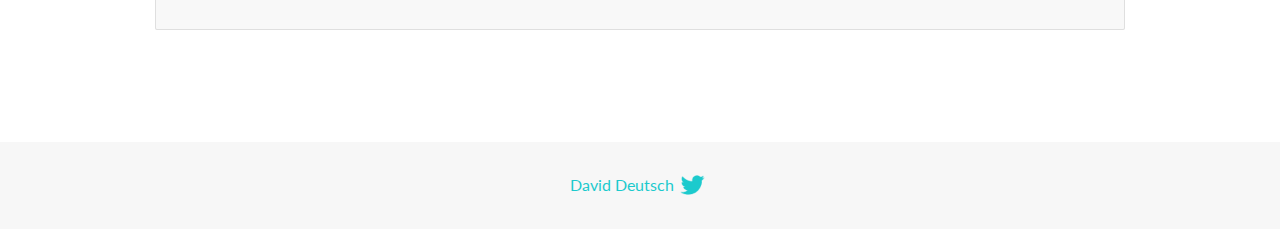
<file: OwlCarousel2-2.2.1/docs/demos/basic.html>
<!DOCTYPE html>
<html lang="en">
  <head>

    <!-- head -->
    <meta charset="utf-8">
    <meta name="msapplication-tap-highlight" content="no" />
    <meta name="viewport" content="width=device-width, initial-scale=1.0" />
    <meta name="description" content="Basic usage demo">
    <meta name="author" content="David Deutsch">
    <title>
      Basic Demo | Owl Carousel | 2.2.1
    </title>

    <!-- Stylesheets -->
    <link href='https://fonts.googleapis.com/css?family=Lato:300,400,700,400italic,300italic' rel='stylesheet' type='text/css'>
    <link rel="stylesheet" href="../assets/css/docs.theme.min.css">

    <!-- Owl Stylesheets -->
    <link rel="stylesheet" href="../assets/owlcarousel/assets/owl.carousel.min.css">
    <link rel="stylesheet" href="../assets/owlcarousel/assets/owl.theme.default.min.css">

    <!-- HTML5 shim and Respond.js IE8 support of HTML5 elements and media queries -->

    <!--[if lt IE 9]>
      <script src="https://oss.maxcdn.com/libs/html5shiv/3.7.0/html5shiv.js"></script>
      <script src="https://oss.maxcdn.com/libs/respond.js/1.3.0/respond.min.js"></script>
    <![endif]-->

    <!-- Favicons -->
    <link rel="apple-touch-icon-precomposed" sizes="144x144" href="../assets/ico/apple-touch-icon-144-precomposed.png">
    <link rel="shortcut icon" href="../assets/ico/favicon.png">
    <link rel="shortcut icon" href="favicon.ico">

    <!-- Yeah i know js should not be in header. Its required for demos.-->

    <!-- javascript -->
    <script src="../assets/vendors/jquery.min.js"></script>
    <script src="../assets/owlcarousel/owl.carousel.js"></script>
  </head>
  <body>

    <!-- header -->
    <header class="header">
      <div class="row">
        <div class="large-12 columns">
          <div class="brand left">
            <h3>
              <a href="/OwlCarousel2/">owl.carousel.js</a> 
            </h3>
          </div>
          <a id="toggle-nav" class="right">
            <span></span> <span></span> <span></span> 
          </a> 
          <div class="nav-bar">
            <ul class="clearfix">
              <li> <a href="/OwlCarousel2/index.html">Home</a>  </li>
              <li class="active">
                <a href="/OwlCarousel2/demos/demos.html">Demos</a> 
              </li>
              <li> <a href="/OwlCarousel2/docs/started-welcome.html">Docs</a>  </li>
              <li>
                <a href="https://github.com/OwlCarousel2/OwlCarousel2/archive/2.2.1.zip">Download</a> 
                <span class="download"></span> 
              </li>
            </ul>
          </div>
        </div>
      </div>
    </header>

    <!-- title -->
    <section class="title">
      <div class="row">
        <div class="large-12 columns">
          <h1>Basic</h1>
        </div>
      </div>
    </section>

    <!--  Demos -->
    <section id="demos">
      <div class="row">
        <div class="large-12 columns">
          <div class="owl-carousel owl-theme">
            <div class="item">
              <h4>1</h4>
            </div>
            <div class="item">
              <h4>2</h4>
            </div>
            <div class="item">
              <h4>3</h4>
            </div>
            <div class="item">
              <h4>4</h4>
            </div>
            <div class="item">
              <h4>5</h4>
            </div>
            <div class="item">
              <h4>6</h4>
            </div>
            <div class="item">
              <h4>7</h4>
            </div>
            <div class="item">
              <h4>8</h4>
            </div>
            <div class="item">
              <h4>9</h4>
            </div>
            <div class="item">
              <h4>10</h4>
            </div>
            <div class="item">
              <h4>11</h4>
            </div>
            <div class="item">
              <h4>12</h4>
            </div>
          </div>
          <h3 id="overview">Overview</h3>
          <p>Basic usage of Owl Carousel. I used <code>loop:true</code> and <code>margin:10</code>. The structure works with any kind of DOM element. In all of my examples i used <code>&lt;div class=&quot;item&quot;&gt;...&lt;/div&gt;</code> but you could
            put any other element <code>div/span/a/img...</code></p>
          <h3 id="setup">Setup</h3>
          <pre><code>$(&#39;.owl-carousel&#39;).owlCarousel({
    loop:true,
    margin:10,
    nav:true,
    responsive:{
        0:{
            items:1
        },
        600:{
            items:3
        },
        1000:{
            items:5
        }
    }
})</code></pre>
          <h3 id="html">html</h3>
          <pre><code>&lt;div class=&quot;owl-carousel owl-theme&quot;&gt;
    &lt;div class=&quot;item&quot;&gt;&lt;h4&gt;1&lt;/h4&gt;&lt;/div&gt;
    &lt;div class=&quot;item&quot;&gt;&lt;h4&gt;2&lt;/h4&gt;&lt;/div&gt;
    &lt;div class=&quot;item&quot;&gt;&lt;h4&gt;3&lt;/h4&gt;&lt;/div&gt;
    &lt;div class=&quot;item&quot;&gt;&lt;h4&gt;4&lt;/h4&gt;&lt;/div&gt;
    &lt;div class=&quot;item&quot;&gt;&lt;h4&gt;5&lt;/h4&gt;&lt;/div&gt;
    &lt;div class=&quot;item&quot;&gt;&lt;h4&gt;6&lt;/h4&gt;&lt;/div&gt;
    &lt;div class=&quot;item&quot;&gt;&lt;h4&gt;7&lt;/h4&gt;&lt;/div&gt;
    &lt;div class=&quot;item&quot;&gt;&lt;h4&gt;8&lt;/h4&gt;&lt;/div&gt;
    &lt;div class=&quot;item&quot;&gt;&lt;h4&gt;9&lt;/h4&gt;&lt;/div&gt;
    &lt;div class=&quot;item&quot;&gt;&lt;h4&gt;10&lt;/h4&gt;&lt;/div&gt;
    &lt;div class=&quot;item&quot;&gt;&lt;h4&gt;11&lt;/h4&gt;&lt;/div&gt;
    &lt;div class=&quot;item&quot;&gt;&lt;h4&gt;12&lt;/h4&gt;&lt;/div&gt;
&lt;/div&gt;</code></pre>
          <script>
            $(document).ready(function() {
              var owl = $('.owl-carousel');
              owl.owlCarousel({
                margin: 10,
                nav: true,
                loop: true,
                responsive: {
                  0: {
                    items: 1
                  },
                  600: {
                    items: 3
                  },
                  1000: {
                    items: 5
                  }
                }
              })
            })
          </script>
        </div>
      </div>
    </section>

    <!-- footer -->
    <footer class="footer">
      <div class="row">
        <div class="large-12 columns">
          <h5>
            <a href="/OwlCarousel2/docs/support-contact.html">David Deutsch</a> 
            <a id="custom-tweet-button" href="https://twitter.com/share?url=https://github.com/OwlCarousel2/OwlCarousel2&text=Owl Carousel - This is so awesome! " target="_blank"></a> 
          </h5>
        </div>
      </div>
    </footer>

    <!-- vendors -->
    <script src="../assets/vendors/highlight.js"></script>
    <script src="../assets/js/app.js"></script>
  </body>
</html>
</file>
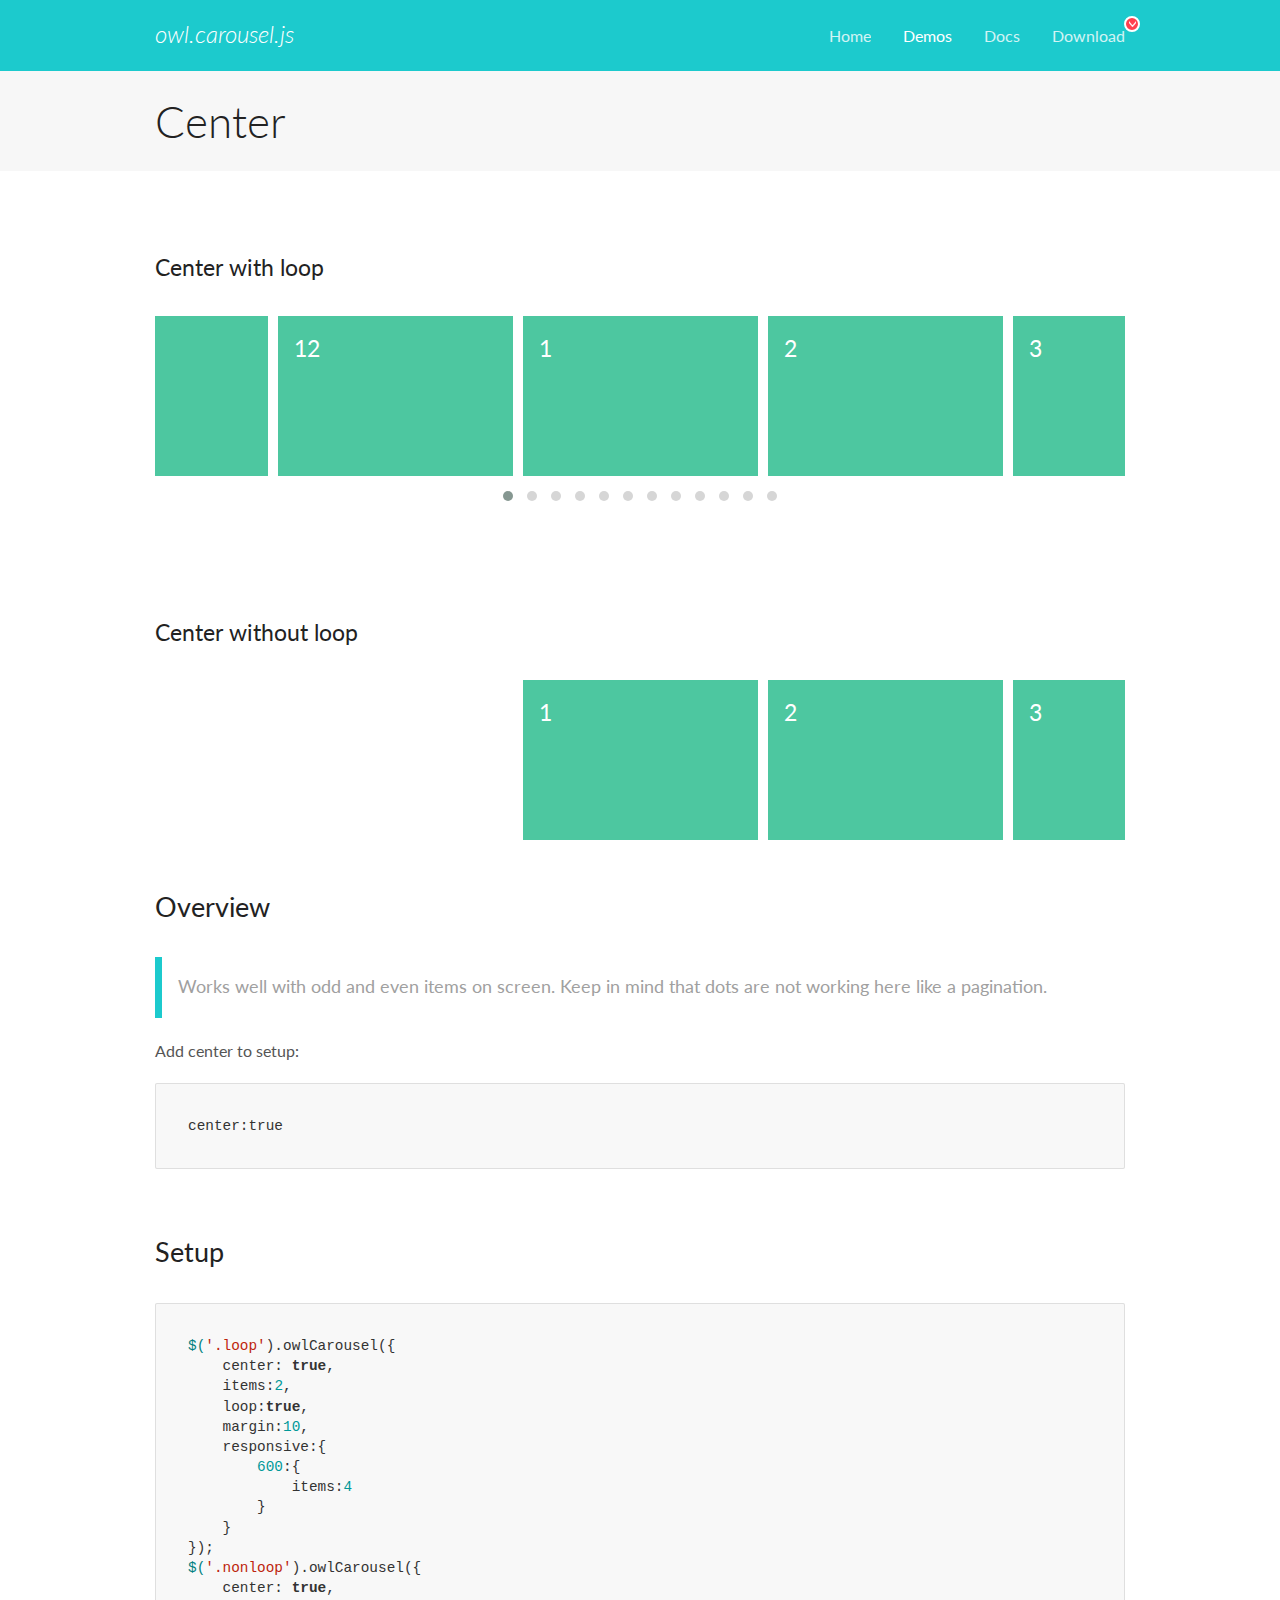
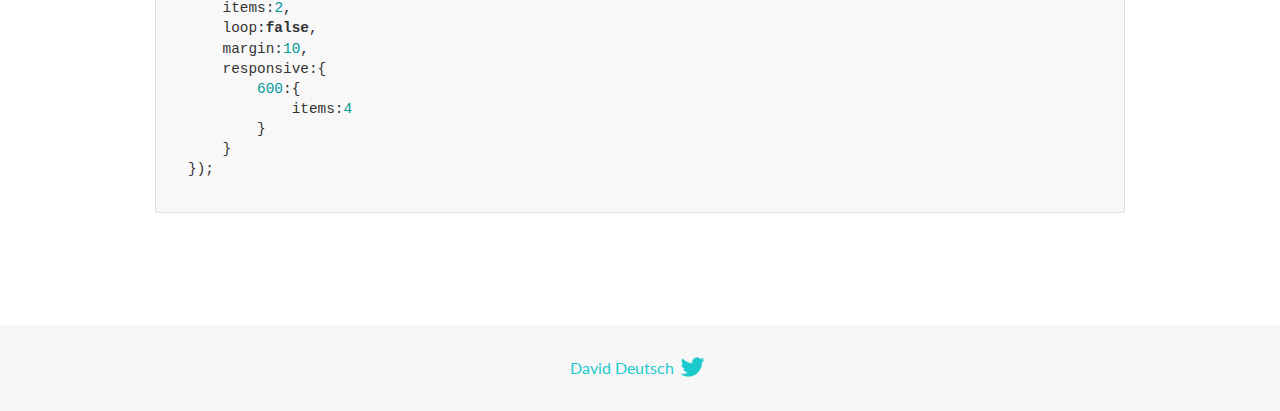
<file: OwlCarousel2-2.2.1/docs/demos/center.html>
<!DOCTYPE html>
<html lang="en">
  <head>

    <!-- head -->
    <meta charset="utf-8">
    <meta name="msapplication-tap-highlight" content="no" />
    <meta name="viewport" content="width=device-width, initial-scale=1.0" />
    <meta name="description" content="Center carousel">
    <meta name="author" content="David Deutsch">
    <title>
      Center Demo | Owl Carousel | 2.2.1
    </title>

    <!-- Stylesheets -->
    <link href='https://fonts.googleapis.com/css?family=Lato:300,400,700,400italic,300italic' rel='stylesheet' type='text/css'>
    <link rel="stylesheet" href="../assets/css/docs.theme.min.css">

    <!-- Owl Stylesheets -->
    <link rel="stylesheet" href="../assets/owlcarousel/assets/owl.carousel.min.css">
    <link rel="stylesheet" href="../assets/owlcarousel/assets/owl.theme.default.min.css">

    <!-- HTML5 shim and Respond.js IE8 support of HTML5 elements and media queries -->

    <!--[if lt IE 9]>
      <script src="https://oss.maxcdn.com/libs/html5shiv/3.7.0/html5shiv.js"></script>
      <script src="https://oss.maxcdn.com/libs/respond.js/1.3.0/respond.min.js"></script>
    <![endif]-->

    <!-- Favicons -->
    <link rel="apple-touch-icon-precomposed" sizes="144x144" href="../assets/ico/apple-touch-icon-144-precomposed.png">
    <link rel="shortcut icon" href="../assets/ico/favicon.png">
    <link rel="shortcut icon" href="favicon.ico">

    <!-- Yeah i know js should not be in header. Its required for demos.-->

    <!-- javascript -->
    <script src="../assets/vendors/jquery.min.js"></script>
    <script src="../assets/owlcarousel/owl.carousel.js"></script>
  </head>
  <body>

    <!-- header -->
    <header class="header">
      <div class="row">
        <div class="large-12 columns">
          <div class="brand left">
            <h3>
              <a href="/OwlCarousel2/">owl.carousel.js</a> 
            </h3>
          </div>
          <a id="toggle-nav" class="right">
            <span></span> <span></span> <span></span> 
          </a> 
          <div class="nav-bar">
            <ul class="clearfix">
              <li> <a href="/OwlCarousel2/index.html">Home</a>  </li>
              <li class="active">
                <a href="/OwlCarousel2/demos/demos.html">Demos</a> 
              </li>
              <li> <a href="/OwlCarousel2/docs/started-welcome.html">Docs</a>  </li>
              <li>
                <a href="https://github.com/OwlCarousel2/OwlCarousel2/archive/2.2.1.zip">Download</a> 
                <span class="download"></span> 
              </li>
            </ul>
          </div>
        </div>
      </div>
    </header>

    <!-- title -->
    <section class="title">
      <div class="row">
        <div class="large-12 columns">
          <h1>Center</h1>
        </div>
      </div>
    </section>

    <!--  Demos -->
    <section id="demos">
      <div class="row">
        <div class="large-12 columns">
          <h4 id="center-with-loop">Center with loop</h4>
          <div class="loop owl-carousel owl-theme">
            <div class="item">
              <h4>1</h4>
            </div>
            <div class="item">
              <h4>2</h4>
            </div>
            <div class="item">
              <h4>3</h4>
            </div>
            <div class="item">
              <h4>4</h4>
            </div>
            <div class="item">
              <h4>5</h4>
            </div>
            <div class="item">
              <h4>6</h4>
            </div>
            <div class="item">
              <h4>7</h4>
            </div>
            <div class="item">
              <h4>8</h4>
            </div>
            <div class="item">
              <h4>9</h4>
            </div>
            <div class="item">
              <h4>10</h4>
            </div>
            <div class="item">
              <h4>11</h4>
            </div>
            <div class="item">
              <h4>12</h4>
            </div>
          </div>
          <br>
          <h4 id="center-without-loop">Center without loop</h4>
          <div class="nonloop owl-carousel">
            <div class="item">
              <h4>1</h4>
            </div>
            <div class="item">
              <h4>2</h4>
            </div>
            <div class="item">
              <h4>3</h4>
            </div>
            <div class="item">
              <h4>4</h4>
            </div>
            <div class="item">
              <h4>5</h4>
            </div>
            <div class="item">
              <h4>6</h4>
            </div>
            <div class="item">
              <h4>7</h4>
            </div>
            <div class="item">
              <h4>8</h4>
            </div>
            <div class="item">
              <h4>9</h4>
            </div>
            <div class="item">
              <h4>10</h4>
            </div>
            <div class="item">
              <h4>11</h4>
            </div>
            <div class="item">
              <h4>12</h4>
            </div>
          </div>
          <h3 id="overview">Overview</h3>
          <blockquote>
            <p>Works well with odd and even items on screen. Keep in mind that dots are not working here like a pagination.</p>
          </blockquote>
          <p>Add center to setup:</p>
          <pre><code>center:true</code></pre>
          <h3 id="setup">Setup</h3>
          <pre><code>$(&#39;.loop&#39;).owlCarousel({
    center: true,
    items:2,
    loop:true,
    margin:10,
    responsive:{
        600:{
            items:4
        }
    }
});
$(&#39;.nonloop&#39;).owlCarousel({
    center: true,
    items:2,
    loop:false,
    margin:10,
    responsive:{
        600:{
            items:4
        }
    }
});</code></pre>
          <script>
            jQuery(document).ready(function($) {
              $('.loop').owlCarousel({
                center: true,
                items: 2,
                loop: true,
                margin: 10,
                responsive: {
                  600: {
                    items: 4
                  }
                }
              });
              $('.nonloop').owlCarousel({
                center: true,
                items: 2,
                loop: false,
                margin: 10,
                responsive: {
                  600: {
                    items: 4
                  }
                }
              });
            });
          </script>
        </div>
      </div>
    </section>

    <!-- footer -->
    <footer class="footer">
      <div class="row">
        <div class="large-12 columns">
          <h5>
            <a href="/OwlCarousel2/docs/support-contact.html">David Deutsch</a> 
            <a id="custom-tweet-button" href="https://twitter.com/share?url=https://github.com/OwlCarousel2/OwlCarousel2&text=Owl Carousel - This is so awesome! " target="_blank"></a> 
          </h5>
        </div>
      </div>
    </footer>

    <!-- vendors -->
    <script src="../assets/vendors/highlight.js"></script>
    <script src="../assets/js/app.js"></script>
  </body>
</html>
</file>
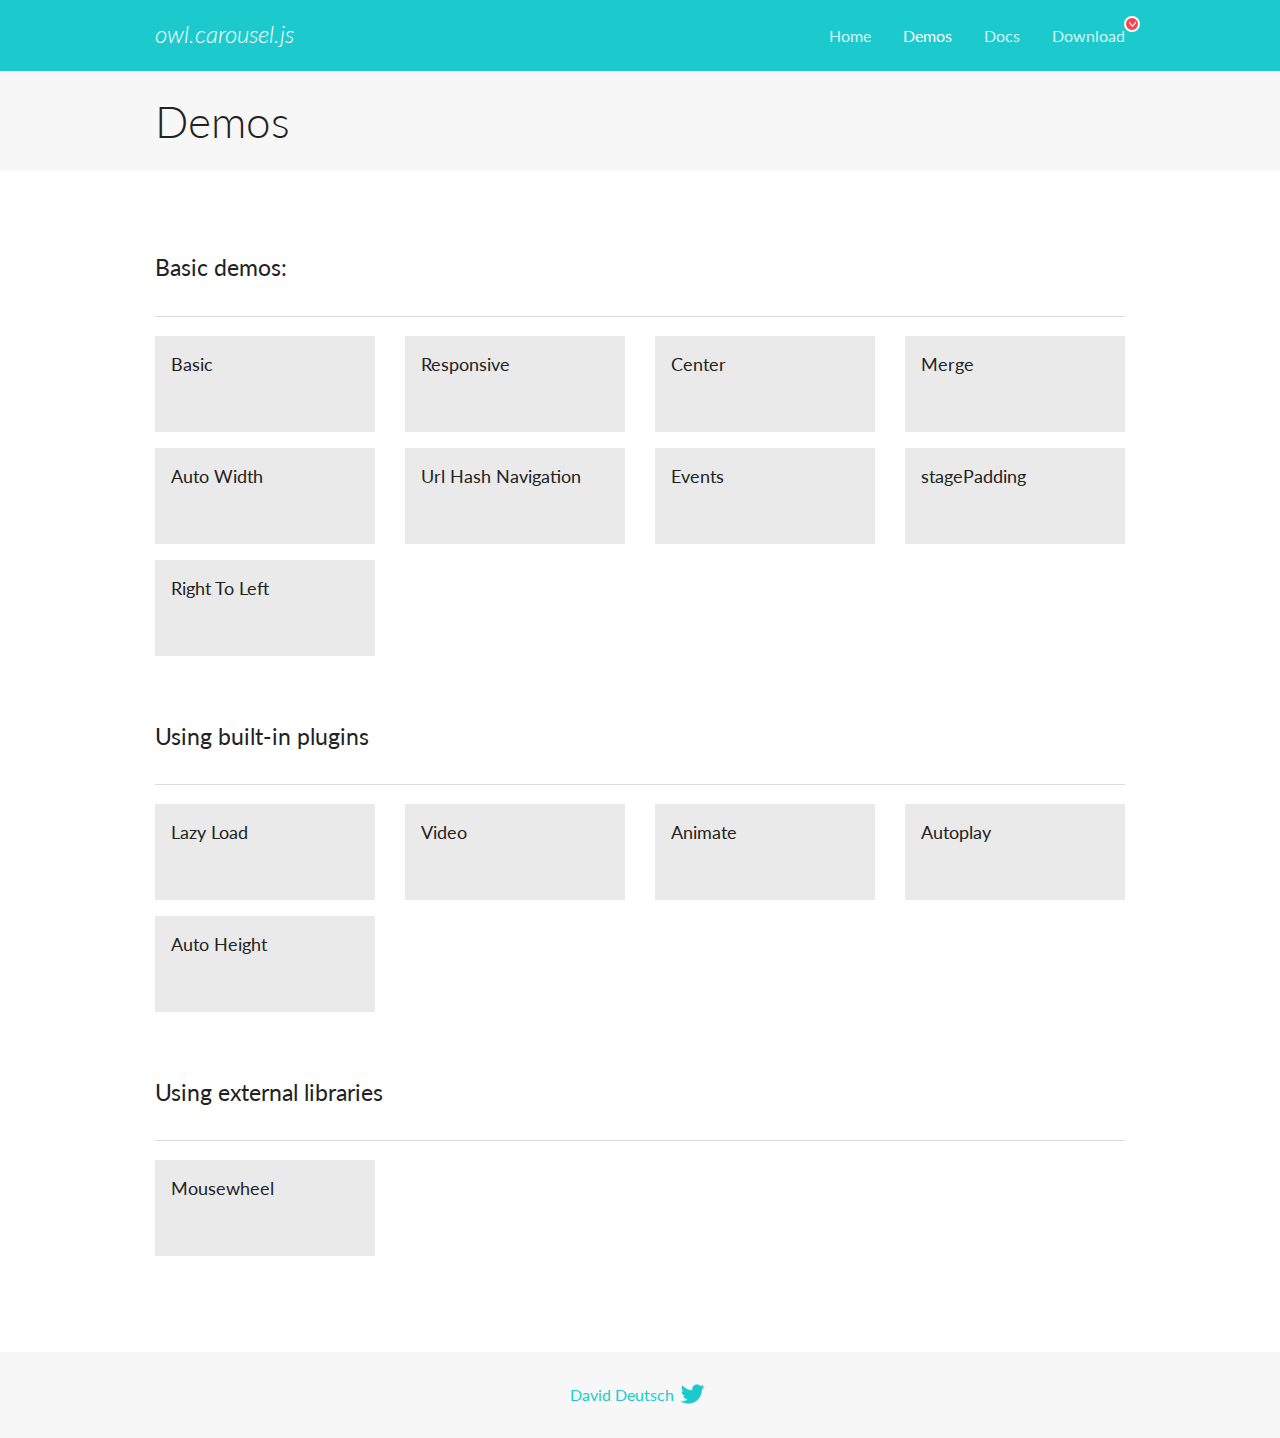
<file: OwlCarousel2-2.2.1/docs/demos/demos.html>
<!DOCTYPE html>
<html lang="en">
  <head>

    <!-- head -->
    <meta charset="utf-8">
    <meta name="msapplication-tap-highlight" content="no" />
    <meta name="viewport" content="width=device-width, initial-scale=1.0" />
    <meta name="description" content="A list of Owl Carousel examples.">
    <meta name="author" content="David Deutsch">
    <title>
      Demos | Owl Carousel | 2.2.1
    </title>

    <!-- Stylesheets -->
    <link href='https://fonts.googleapis.com/css?family=Lato:300,400,700,400italic,300italic' rel='stylesheet' type='text/css'>
    <link rel="stylesheet" href="../assets/css/docs.theme.min.css">

    <!-- Owl Stylesheets -->
    <link rel="stylesheet" href="../assets/owlcarousel/assets/owl.carousel.min.css">
    <link rel="stylesheet" href="../assets/owlcarousel/assets/owl.theme.default.min.css">

    <!-- HTML5 shim and Respond.js IE8 support of HTML5 elements and media queries -->

    <!--[if lt IE 9]>
      <script src="https://oss.maxcdn.com/libs/html5shiv/3.7.0/html5shiv.js"></script>
      <script src="https://oss.maxcdn.com/libs/respond.js/1.3.0/respond.min.js"></script>
    <![endif]-->

    <!-- Favicons -->
    <link rel="apple-touch-icon-precomposed" sizes="144x144" href="../assets/ico/apple-touch-icon-144-precomposed.png">
    <link rel="shortcut icon" href="../assets/ico/favicon.png">
    <link rel="shortcut icon" href="favicon.ico">

    <!-- Yeah i know js should not be in header. Its required for demos.-->

    <!-- javascript -->
    <script src="../assets/vendors/jquery.min.js"></script>
    <script src="../assets/owlcarousel/owl.carousel.js"></script>
  </head>
  <body>

    <!-- header -->
    <header class="header">
      <div class="row">
        <div class="large-12 columns">
          <div class="brand left">
            <h3>
              <a href="/OwlCarousel2/">owl.carousel.js</a> 
            </h3>
          </div>
          <a id="toggle-nav" class="right">
            <span></span> <span></span> <span></span> 
          </a> 
          <div class="nav-bar">
            <ul class="clearfix">
              <li> <a href="/OwlCarousel2/index.html">Home</a>  </li>
              <li class="active">
                <a href="/OwlCarousel2/demos/demos.html">Demos</a> 
              </li>
              <li> <a href="/OwlCarousel2/docs/started-welcome.html">Docs</a>  </li>
              <li>
                <a href="https://github.com/OwlCarousel2/OwlCarousel2/archive/2.2.1.zip">Download</a> 
                <span class="download"></span> 
              </li>
            </ul>
          </div>
        </div>
      </div>
    </header>

    <!-- title -->
    <section class="title">
      <div class="row">
        <div class="large-12 columns">
          <h1>Demos</h1>
        </div>
      </div>
    </section>

    <!--  Demos -->
    <section id="demos">
      <div class="row">
        <div class="large-12 columns">
          <h4 id="basic-demos-">Basic demos:</h4>
          <hr>
          <div class="demo-list">
            <div class="row">
              <div class="small-6 medium-4 large-3 columns">
                <a href="basic.html" class="demo-block">
                  <h5>Basic </h5>
                </a> 
              </div>
              <div class="small-6 medium-4 large-3 columns">
                <a href="responsive.html" class="demo-block">
                  <h5>Responsive </h5>
                </a> 
              </div>
              <div class="small-6 medium-4 large-3 columns">
                <a href="center.html" class="demo-block">
                  <h5>Center </h5>
                </a> 
              </div>
              <div class="small-6 medium-4 large-3 columns">
                <a href="merge.html" class="demo-block">
                  <h5>Merge </h5>
                </a> 
              </div>
              <div class="small-6 medium-4 large-3 columns">
                <a href="autowidth.html" class="demo-block">
                  <h5>Auto Width </h5>
                </a> 
              </div>
              <div class="small-6 medium-4 large-3 columns">
                <a href="urlhashnav.html" class="demo-block">
                  <h5>Url Hash Navigation </h5>
                </a> 
              </div>
              <div class="small-6 medium-4 large-3 columns">
                <a href="events.html" class="demo-block">
                  <h5>Events </h5>
                </a> 
              </div>
              <div class="small-6 medium-4 large-3 columns">
                <a href="stagepadding.html" class="demo-block">
                  <h5>stagePadding </h5>
                </a> 
              </div>
              <div class="small-6 medium-4 large-3 columns">
                <a href="rtl.html" class="demo-block">
                  <h5>Right To Left </h5>
                </a> 
              </div>
            </div>
          </div>
          <h4 id="using-built-in-plugins">Using built-in plugins</h4>
          <hr>
          <div class="demo-list">
            <div class="row">
              <div class="small-6 medium-4 large-3 columns">
                <a href="lazyLoad.html" class="demo-block">
                  <h5>Lazy Load </h5>
                </a> 
              </div>
              <div class="small-6 medium-4 large-3 columns">
                <a href="video.html" class="demo-block">
                  <h5>Video </h5>
                </a> 
              </div>
              <div class="small-6 medium-4 large-3 columns">
                <a href="animate.html" class="demo-block">
                  <h5>Animate </h5>
                </a> 
              </div>
              <div class="small-6 medium-4 large-3 columns">
                <a href="autoplay.html" class="demo-block">
                  <h5>Autoplay </h5>
                </a> 
              </div>
              <div class="small-6 medium-4 large-3 columns">
                <a href="autoheight.html" class="demo-block">
                  <h5>Auto Height </h5>
                </a> 
              </div>
            </div>
          </div>
          <h4 id="using-external-libraries">Using external libraries</h4>
          <hr>
          <div class="demo-list">
            <div class="row">
              <div class="small-6 medium-4 large-3 columns">
                <a href="mousewheel.html" class="demo-block">
                  <h5>Mousewheel </h5>
                </a> 
              </div>
            </div>
          </div>
        </div>
      </div>
    </section>

    <!-- footer -->
    <footer class="footer">
      <div class="row">
        <div class="large-12 columns">
          <h5>
            <a href="/OwlCarousel2/docs/support-contact.html">David Deutsch</a> 
            <a id="custom-tweet-button" href="https://twitter.com/share?url=https://github.com/OwlCarousel2/OwlCarousel2&text=Owl Carousel - This is so awesome! " target="_blank"></a> 
          </h5>
        </div>
      </div>
    </footer>

    <!-- vendors -->
    <script src="../assets/vendors/highlight.js"></script>
    <script src="../assets/js/app.js"></script>
  </body>
</html>
</file>
<file: css/style.css>
html{
    font-size: 15px;/*definimos la fuente base para uqe luego las otras se tomen el punto                     de referencia de esta etiqueta html, en movil se tiende a usar 15px, luego se pasa a 16px en desktop*/
}

body{
    font-family: 'Open Sans', sans-serif;/*todo el sitio tendrá este estilo de letra*/
    color: #084864;
}

/*
**Sección bienvenidos
*/
.bienvenidos{
    background: url("../images/desk2.jpg") no-repeat center;
    background-size: cover;
    height: 100vh;
    color: #fff;
}

.encabezado{
    background: #5993a8;
    padding: .5rem 0;/*recorda que el rem trabaja en base a lo que definimos en el html font-size*/
    color: white;
}

.encabezado .container {
    display: flex;
    align-items: center;
    flex-wrap: wrap;
}

.encabezado .container .logo img {
    width: 150px;
    height: 50px;
}

/*Estilos para los botones iconos buscar y menú*/
.boton-buscar, .boton-menu{
    border: 0;
    margin: 0;
    padding: 0;
    padding-left: .8rem;
    padding-right: .8rem;
    background: transparent;
    color: #26364e;
}

.boton-buscar{/*estas prop hacen que flote a la izquierda pero usando flexbox, truquito margin.left*/
    margin-left: auto;
    margin-right: .5rem;
}
/*para borrar el marcado de los botones y demas en los navegadores usamos el evento focus*/
.boton-buscar:focus, .boton-menu:focus{
   outline: 0;
}

/*estilos bloque buscar*/
#bloque-buscar{
    flex: 1 1 100%;
    
}

/**/
.contenedor-bloque-buscar{
    display: flex;
    height: 3rem;
    margin: 1rem 0;
    border-radius: 5px;
    
}

.contenedor-bloque-buscar input[type="text"]{/*evitamos darle una clase o un id*/
    border: 0;
    border-radius: 5px 0 0 5px;
    padding: 1rem;
    flex: 1 1 auto;
}
.contenedor-bloque-buscar input[type="submit"]{
    border:0; 
    border-radius: 0 5px 5px 0;
    flex: 0 1 auto;
    background:  #29abe2;
    color: #fff;
    padding: 0 1rem;
}

/*estilos para el nav, osea la lista del menu para mostrar y ocultar*/
#menu-principal {
    flex: 1 1 100%;
}

#menu-principal ul{
    padding: 0;
    list-style: none;
    margin: 1rem 0 0 0;
    
}

#menu-principal ul a{
    
    display: block;
    text-align: center;
    padding: .5rem 0;
    color: #fff;
    text-transform: uppercase;/*transforma el texto, excelente!!!!*/
    border-top: 1px solid white;
    text-decoration: none;/*evita el subrayado en los enlaces*/
}
#menu-principal ul a:hover, #menu-principal ul li.active a{
    color: #26364e;
}

.texto-encabezado .display-4{
    margin-top: 4.5rem;
}
.texto-encabezado .btn-info{
    color: #fff;
    background: #5993a8;
    border-color: transparent;
    margin-top: 1rem;
}

.texto-encabezado .btn-info:hover{
    color: #fff;
    background-color: rgba(67, 104, 117, 0.89);
    border-color: transparent;
    margin-top: 1rem;
   
}
.texto-encabezado .btn-info:active{
    color: #fff;
    background: #436875;
    border-color: transparent;
    margin-top: 1rem;
}

/*flecha de bajada */

.flecha-bajada a{
    display: inline-block;
    color: #fff;
    font-size: 4rem;
    /*asignamos la animacion que definimos mas abajo*/
    animation: flecha-animada 1.5s ease-in-out infinite;
    
}
/*hacemos la animacion*/
@keyframes flecha-animada{
    from{
        transform: translateY(0);
    }
    50%{
        transform: translateY(5px);
    }
    100%{
        transform: translateY(0);
    }
    
}

/*Fin sección bienvenidos*
** Sección Agencia
*/

.agencia{
    background: #5993a8;
    color:#fff;
   
}

.agencia img{
    margin: 0 auto;
    display: block;
    width: 80%;
}

/***************************
SECCION TU MEJOR ELECCION
****************************/

.tu-mejor-eleccion h2 span{
    color: #29abe2;
}

.tu-mejor-eleccion ul,
.tu-mejor-eleccion ul li{
    list-style: none;
    min-height: 7.5rem;
}

.tu-mejor-eleccion ul li .fa{/*FA SON LOS ICONOS*/
    background-color: #436875;
    color: #fff;
    font-size: 3rem;
    border-radius: 50%;
    width: 5rem;
    height: 5rem;
    line-height: 4.8rem;
    text-align: center;
}

.tu-mejor-eleccion ul li h4{
    font-weight: bold;
    font-size: 1.2rem;
    margin-top: .8rem;
    
}
.servicios {
    background: url("../images/services.jpg") no-repeat center;
    background-size: cover;
    color: #fff;
    
}

.servicios h2{
    text-align: center;
}

.servicios article{
    margin: 1rem auto;
    display: flex;
    align-items: center;  
}

.servicios img{
    flex: 0 1 auto;
    overflow: hidden;
    margin-right: 1rem;
    background: #5993a8;
    border-radius: 50%;
    padding: .5rem;
    transition: all 1s ease;/*revisar borrado*/
}

.servicios h3{
    margin: 0;
    font-size: 1.4rem; 
    flex: 1 1 auto;
    
}
.servicios h3 a{
    color: #fff; 
    display: flex;/*los hijos aca son el texto p y after*/
    justify-content: space-between;
    align-items: center;
    text-decoration: none;
}

.servicios h3 a::after{
    content: "\f054";
    font-family: FontAwesome;
    font-size: 2rem;
    margin-left: 1rem;
    opacity: .5;
    position: relative;
    left:0;
    transition: all .4s ease;
}
.servicios h3 a:hover::after{/* usando hover asi el hover se produce sobre el elemento after */
    left: -10px;
    color: #5993a8;
    opacity: 1;
    
    
}
.servicios article p{
    padding: 2rem;
}
/************************
Últimos proyectos- Galería
************************/
.ultimos-proyectos a{
    text-decoration: none;
    text-align: center;
}

.ultimos-proyectos a h4{
    font-size: 1.2rem;
    margin-bottom: 2rem;
    color: #436875;
}

.ultimos-proyectos .container{
    padding-left: 0;
    padding-right: 0;
    margin: 0 auto;
}

.ultimos-proyectos .owl-nav{
    margin: 1rem 0;
    font-size: 3rem;
    display: flex;
    justify-content: center;
    align-items: center;
    
}
.ultimos-proyectos .owl-prev,.ultimos-proyectos .owl-next {
    margin: 0 .5rem;
    color: #5993a8;
    
}

.ultimos-proyectos .owl-prev:hover,.ultimos-proyectos .owl-next:hover {
    color: #436875;
    transition: .4s ease;
    
}

/*************************
SECCION PIE DE PAGINA
*************************/
.pie-de-pagina{
    background: #5993a8;
    color: #fff;
    text-align: center;
}
.pie-de-pagina .redes-sociales{
    display: flex;
    list-style: none;
    justify-content: center;
    margin:0;/*para los elementos ul, idem con padding*/
    padding: 0;
   
}
.redes-sociales a{
    text-decoration: none;
    color: #fff;
    font-size: 2rem;/*por mas que tenga los <i> iconos, el size se lo da este atributo*/
    margin: 0 2rem;
    opacity: .7;
}

.redes-sociales a:hover{
    opacity: 1;    
}

.ir-arriba{
    position: fixed;
    bottom: 1rem;
    right: 1rem;
    font-size: 3rem;
    color:  #436875;
    text-decoration: none;
    z-index: 99999;/*capas donde se mostrara*/
    line-height: 0;/*para que la distancia entre bottom y right sea igual, sino es mas distanciado al bottom que al right*/
    transition: all .7s ease;
}
.ir-arriba:hover{
    
    color:   #2a434b;
}

/******************************
MEDIA QUERYS
******************************/
@media(min-width:768px){/*cuando como minimo(minimo 768px o mas) la pantalla tenga 768px*/
    
    #menu-principal{
        height: auto !important;
        display: block;
        order: 1;
        flex: 0 1 auto;
        margin-left: auto;
        
    }
    .boton-buscar{
        order: 2;
    }
    
    #bloque-buscar{
        order:3;
        position: absolute;
        width: 20rem;
        right: -1.5rem;
        top: 3.2rem;
        
        
    }
    #menu-principal ul {
        display: flex;
        margin: 0 0 0 0;
       
    }
    
    #menu-principal ul li a {
        padding: 1rem;
        border: none;
        text-transform: capitalize;
        border-bottom: 3px solid transparent;/*para evitar que IE no genere errores*/
        margin: 0 .3rem;
        transition: all .5s ease;
    }
    #menu-principal ul a:hover, #menu-principal ul li.active a{
        border-bottom: 3px solid #2a434b;
        
    }
    /*SERVICIOS*/
    .servicios article{
        margin: 1rem auto;
        display: flex;
        align-items: center;
        flex-direction: column;
        /* text-align: center; */
    }
    
    .servicios article:hover img{
        transform: rotateY(360deg);
        transform-style: preserve-3d;/*para img en 3d sirve, aca no*/
        
    }
    .servicios h3{
        margin: 1rem 0 0 0;
    }
    .servicios h3 a::after {
        display: none;
    }
    
    
    
}/*fin media query 768px*/
    

/*****992px*****/
@media(min-width:992px){/*cuando como minimo(minimo 768px o mas) la pantalla tenga 768px*/
    
    html{
        font-size: 16px;
    } 
    
    .tu-mejor-eleccion li{
        display: flex;
        flex: 1 0 auto;
       
    }
    
    .tu-mejor-eleccion li .fa{
        margin-right: 1rem;
        flex: 0 1 auto;
        text-align: center;
        transition: all 1s ease;
    }
    /*movimiento de los iconos y la lista*/
    .tu-mejor-eleccion li:hover .fa{
        transform: rotateX(360deg);
        background:#5993a8;
    }
    
    .tu-mejor-eleccion .contenedor-eleccion{
        flex: 0 1 0px;
        
    }
    .tu-mejor-eleccion ul li h4 {
        font-weight: bold;
        font-size: 1.2rem;
        margin-top: 0;
        min-width: 10rem;
    }
    
    .tu-mejor-eleccion ul:first-child .fa{
        order:1;
        margin-left: 1rem;
       
    }
    
    .tu-mejor-eleccion ul li p{
        font-size: .8rem;
    }
}/*fin media query 992px*/
</file>
